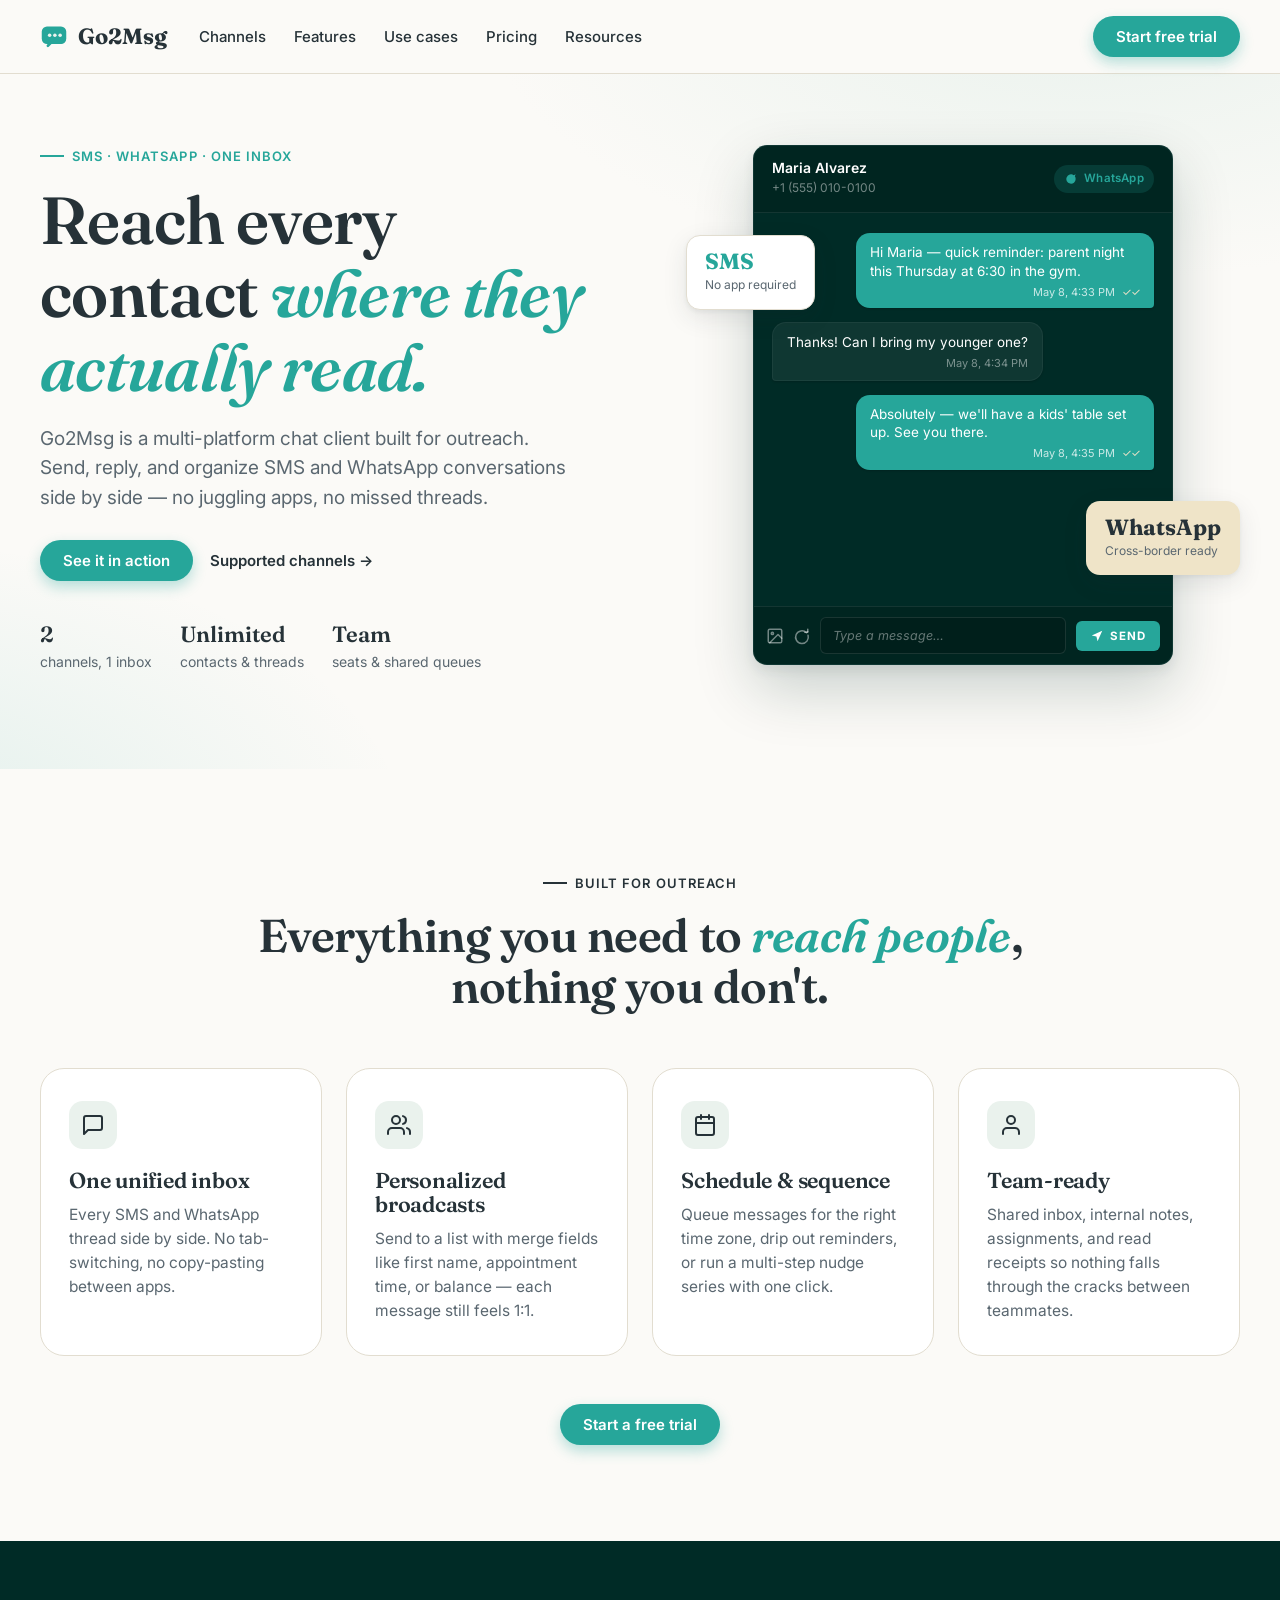
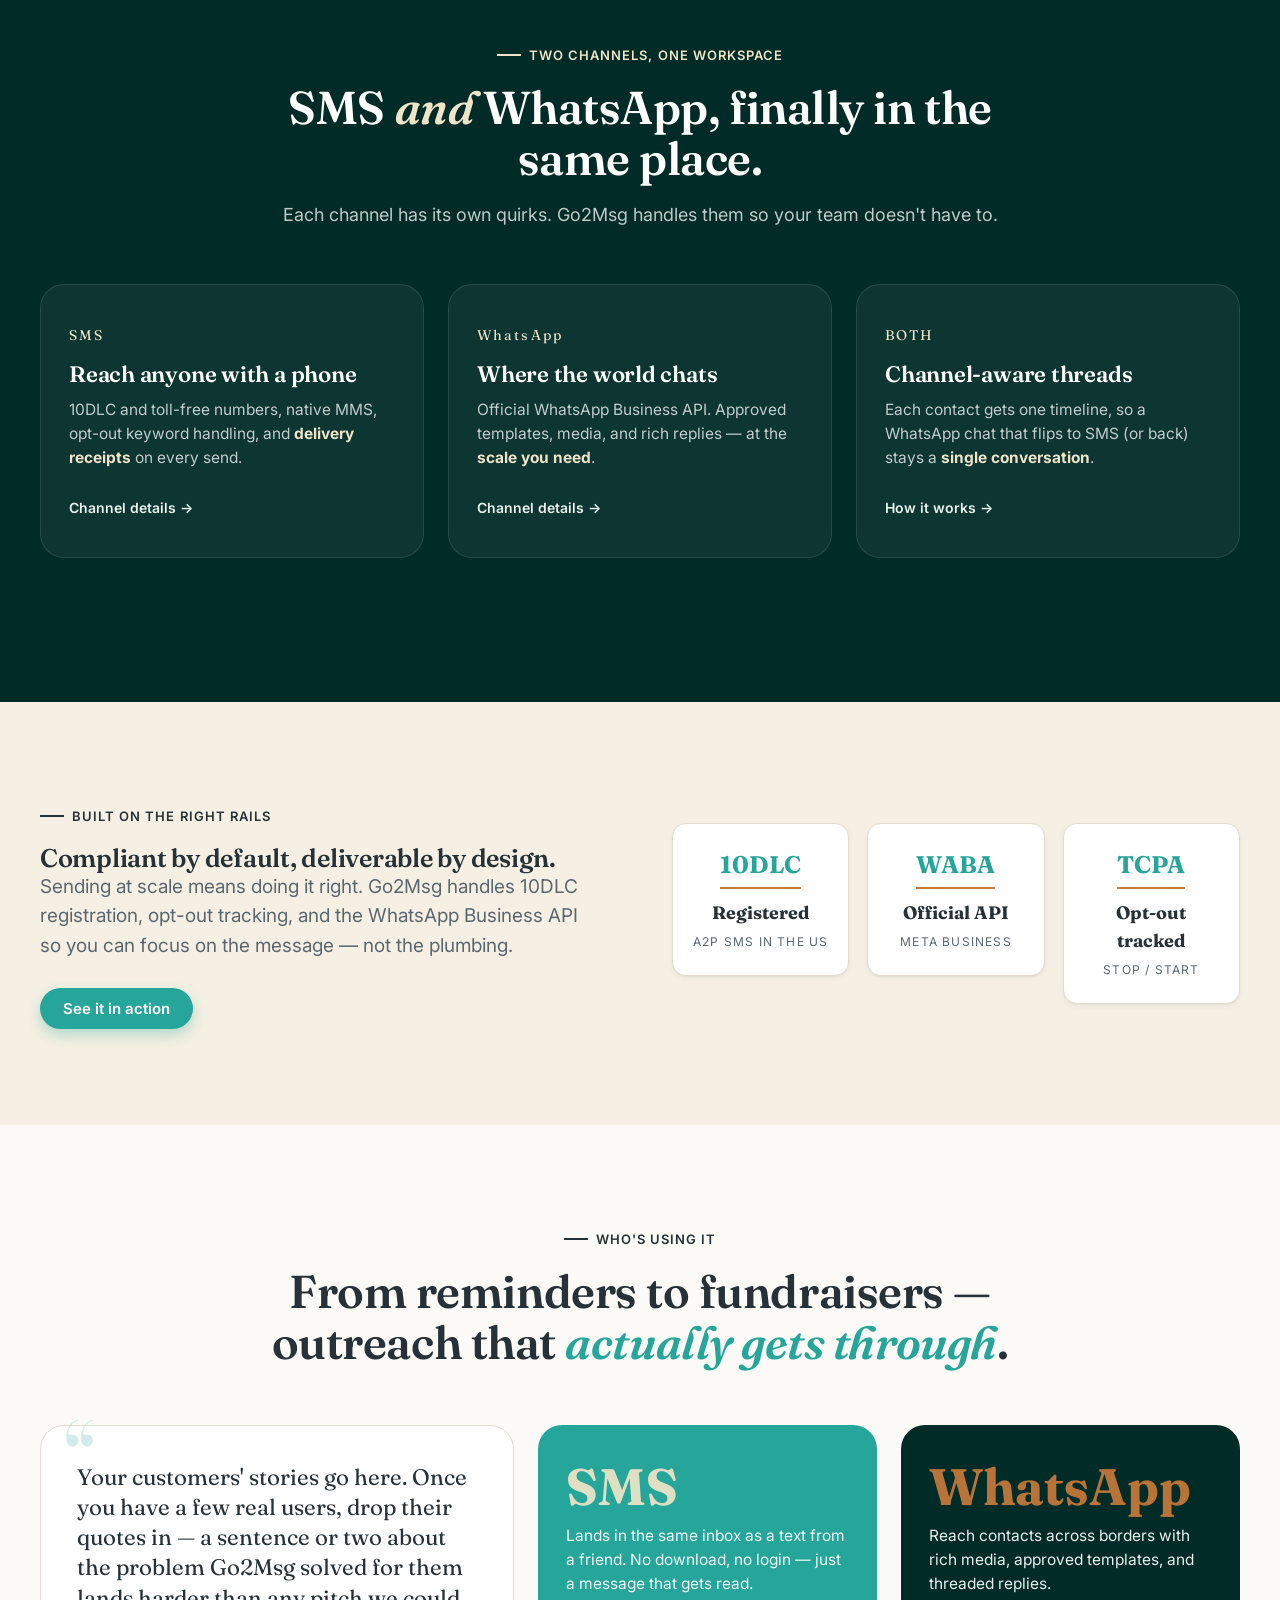
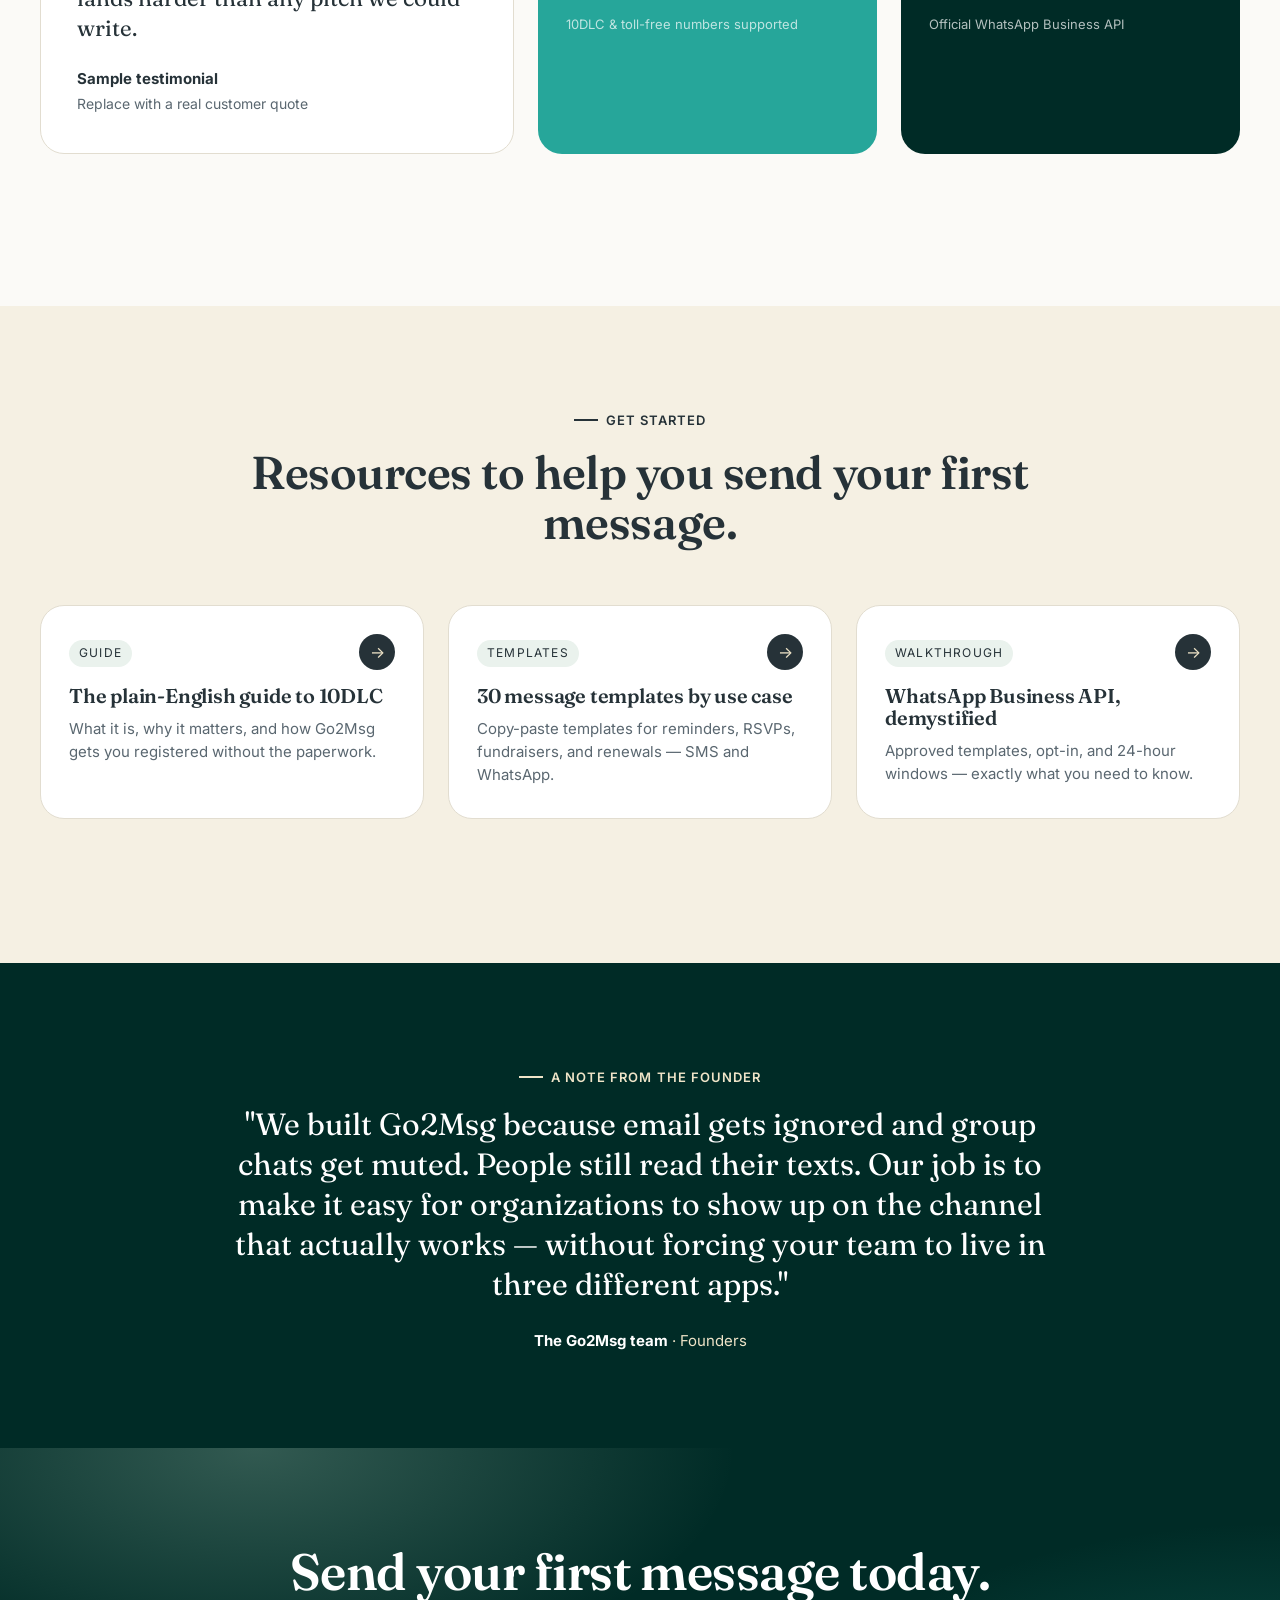
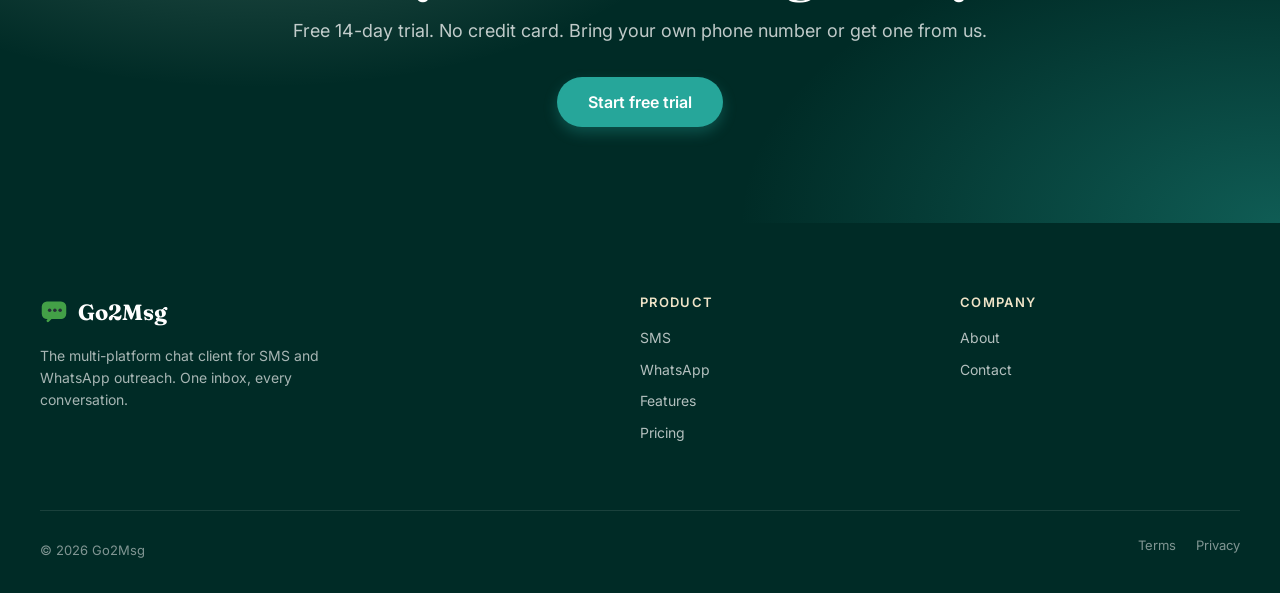
<file: index.html>
<!doctype html>
<html lang="en">
<head>
<meta charset="utf-8" />
<meta name="viewport" content="width=device-width,initial-scale=1" />
<title>Go2Msg — One inbox for SMS and WhatsApp outreach</title>
<meta name="description" content="Go2Msg is the multi-platform chat client for teams doing outreach over SMS and WhatsApp. Send, reply, and organize every conversation in one place." />
<link rel="preconnect" href="https://fonts.googleapis.com" />
<link rel="preconnect" href="https://fonts.gstatic.com" crossorigin />
<link href="https://fonts.googleapis.com/css2?family=Fraunces:opsz,wght@9..144,500;9..144,600;9..144,700&family=Inter:wght@400;500;600;700&display=swap" rel="stylesheet" />
<link rel="stylesheet" href="styles.css" />
</head>
<body>

<!-- ======================= HEADER ======================= -->
<header class="site-header">
  <div class="container header-row">
    <a href="#" class="brand" aria-label="Go2Msg home">
      <svg width="28" height="28" viewBox="0 0 32 32" aria-hidden="true">
        <rect x="2" y="4" width="28" height="20" rx="6" fill="var(--deep-crimson)"/>
        <path d="M9 26l4-4h11" fill="none" stroke="var(--deep-crimson)" stroke-width="3" stroke-linecap="round" stroke-linejoin="round"/>
        <circle cx="11" cy="14" r="2" fill="var(--tea-green-2)"/>
        <circle cx="17" cy="14" r="2" fill="var(--tea-green-2)"/>
        <circle cx="23" cy="14" r="2" fill="var(--tea-green-2)"/>
      </svg>
      <span>Go2Msg</span>
    </a>

    <nav class="primary-nav" aria-label="Primary">
      <ul>
        <li><a href="#channels">Channels</a></li>
        <li><a href="#features">Features</a></li>
        <li><a href="#use-cases">Use cases</a></li>
        <li><a href="#plans">Pricing</a></li>
        <li><a href="#resources">Resources</a></li>
      </ul>
    </nav>

    <div class="header-actions">
      <a class="btn btn-primary" href="#demo">Start free trial</a>
    </div>
  </div>
</header>

<!-- ======================= HERO ======================= -->
<section class="hero">
  <div class="container hero-grid">
    <div class="hero-copy">
      <p class="eyebrow">SMS · WhatsApp · One inbox</p>
      <h1>Reach every contact <em>where they actually read.</em></h1>
      <p class="lede">Go2Msg is a multi-platform chat client built for outreach. Send, reply, and organize SMS and WhatsApp conversations side by side — no juggling apps, no missed threads.</p>
      <div class="hero-cta">
        <a class="btn btn-primary" href="#demo">See it in action</a>
        <a class="btn btn-link" href="#channels">Supported channels →</a>
      </div>
      <ul class="hero-trust">
        <li><strong>2</strong> channels, 1 inbox</li>
        <li><strong>Unlimited</strong> contacts &amp; threads</li>
        <li><strong>Team</strong> seats &amp; shared queues</li>
      </ul>
    </div>

    <div class="hero-art" aria-hidden="true">
      <div class="chat-window">
        <div class="chat-header">
          <div class="chat-contact">
            <strong>Maria Alvarez</strong>
            <span>+1 (555) 010-0100</span>
          </div>
          <span class="channel-chip">
            <svg viewBox="0 0 24 24" width="14" height="14" fill="currentColor" aria-hidden="true"><path d="M20 12a8 8 0 1 1-3.3-6.4L20 4l-1.4 3.3A8 8 0 0 1 20 12z"/></svg>
            WhatsApp
          </span>
        </div>
        <div class="chat-body">
          <div class="msg msg-us">
            <p>Hi Maria — quick reminder: parent night this Thursday at 6:30 in the gym.</p>
            <span class="msg-meta">May 8, 4:33 PM <span class="check">✓✓</span></span>
          </div>
          <div class="msg msg-them">
            <p>Thanks! Can I bring my younger one?</p>
            <span class="msg-meta">May 8, 4:34 PM</span>
          </div>
          <div class="msg msg-us">
            <p>Absolutely — we'll have a kids' table set up. See you there.</p>
            <span class="msg-meta">May 8, 4:35 PM <span class="check">✓✓</span></span>
          </div>
        </div>
        <div class="chat-composer">
          <div class="composer-icons">
            <svg viewBox="0 0 24 24" width="18" height="18" fill="none" stroke="currentColor" stroke-width="2" stroke-linecap="round" stroke-linejoin="round" aria-hidden="true"><rect x="3" y="3" width="18" height="18" rx="2"/><circle cx="8.5" cy="8.5" r="1.5"/><path d="M21 15l-5-5L5 21"/></svg>
            <svg viewBox="0 0 24 24" width="18" height="18" fill="none" stroke="currentColor" stroke-width="2" stroke-linecap="round" stroke-linejoin="round" aria-hidden="true"><path d="M21.4 11.05a8.5 8.5 0 1 1-2.04-3.41L21 6"/><path d="M21 3v4h-4"/></svg>
          </div>
          <div class="composer-input">Type a message…</div>
          <button class="composer-send" type="button">
            <svg viewBox="0 0 24 24" width="14" height="14" fill="currentColor" aria-hidden="true"><path d="M3 11l18-8-8 18-2-8-8-2z"/></svg>
            SEND
          </button>
        </div>
      </div>
      <div class="float-card card-stat">
        <span class="stat-num">SMS</span>
        <span class="stat-label">No app required</span>
      </div>
      <div class="float-card card-stat alt">
        <span class="stat-num">WhatsApp</span>
        <span class="stat-label">Cross-border ready</span>
      </div>
    </div>
  </div>
</section>

<!-- ======================= SOLUTION OVERVIEW ======================= -->
<section class="section" id="features">
  <div class="container">
    <header class="section-head">
      <p class="eyebrow eyebrow-dark">Built for outreach</p>
      <h2>Everything you need to <em>reach people</em>, nothing you don't.</h2>
    </header>

    <div class="card-grid four">
      <article class="feature-card">
        <div class="icon-tile"><svg viewBox="0 0 24 24" width="24" height="24" fill="none" stroke="currentColor" stroke-width="2" stroke-linecap="round" stroke-linejoin="round"><path d="M21 15a2 2 0 0 1-2 2H7l-4 4V5a2 2 0 0 1 2-2h14a2 2 0 0 1 2 2z"/></svg></div>
        <h3>One unified inbox</h3>
        <p>Every SMS and WhatsApp thread side by side. No tab-switching, no copy-pasting between apps.</p>
      </article>

      <article class="feature-card">
        <div class="icon-tile"><svg viewBox="0 0 24 24" width="24" height="24" fill="none" stroke="currentColor" stroke-width="2" stroke-linecap="round" stroke-linejoin="round"><path d="M17 21v-2a4 4 0 0 0-4-4H5a4 4 0 0 0-4 4v2"/><circle cx="9" cy="7" r="4"/><path d="M23 21v-2a4 4 0 0 0-3-3.87"/><path d="M16 3.13a4 4 0 0 1 0 7.75"/></svg></div>
        <h3>Personalized broadcasts</h3>
        <p>Send to a list with merge fields like first name, appointment time, or balance — each message still feels 1:1.</p>
      </article>

      <article class="feature-card">
        <div class="icon-tile"><svg viewBox="0 0 24 24" width="24" height="24" fill="none" stroke="currentColor" stroke-width="2" stroke-linecap="round" stroke-linejoin="round"><rect x="3" y="4" width="18" height="18" rx="2"/><path d="M16 2v4M8 2v4M3 10h18"/></svg></div>
        <h3>Schedule &amp; sequence</h3>
        <p>Queue messages for the right time zone, drip out reminders, or run a multi-step nudge series with one click.</p>
      </article>

      <article class="feature-card">
        <div class="icon-tile"><svg viewBox="0 0 24 24" width="24" height="24" fill="none" stroke="currentColor" stroke-width="2" stroke-linecap="round" stroke-linejoin="round"><path d="M20 21v-2a4 4 0 0 0-4-4H8a4 4 0 0 0-4 4v2"/><circle cx="12" cy="7" r="4"/></svg></div>
        <h3>Team-ready</h3>
        <p>Shared inbox, internal notes, assignments, and read receipts so nothing falls through the cracks between teammates.</p>
      </article>
    </div>

    <div class="center"><a class="btn btn-primary" href="#demo">Start a free trial</a></div>
  </div>
</section>

<!-- ======================= CHANNELS ======================= -->
<section class="section section-dark" id="channels">
  <div class="container">
    <header class="section-head light">
      <p class="eyebrow eyebrow-light">Two channels, one workspace</p>
      <h2>SMS <em>and</em> WhatsApp, finally in the same place.</h2>
      <p class="section-sub">Each channel has its own quirks. Go2Msg handles them so your team doesn't have to.</p>
    </header>

    <div class="card-grid three">
      <article class="dark-card">
        <span class="dark-num">SMS</span>
        <h3>Reach anyone with a phone</h3>
        <p>10DLC and toll-free numbers, native MMS, opt-out keyword handling, and <strong>delivery receipts</strong> on every send.</p>
        <a class="dark-link" href="#">Channel details →</a>
      </article>
      <article class="dark-card">
        <span class="dark-num">WhatsApp</span>
        <h3>Where the world chats</h3>
        <p>Official WhatsApp Business API. Approved templates, media, and rich replies — at the <strong>scale you need</strong>.</p>
        <a class="dark-link" href="#">Channel details →</a>
      </article>
      <article class="dark-card">
        <span class="dark-num">BOTH</span>
        <h3>Channel-aware threads</h3>
        <p>Each contact gets one timeline, so a WhatsApp chat that flips to SMS (or back) stays a <strong>single conversation</strong>.</p>
        <a class="dark-link" href="#">How it works →</a>
      </article>
    </div>
  </div>
</section>

<!-- ======================= COMPLIANCE / TRUST ======================= -->
<section class="section section-soft">
  <div class="container proof-grid">
    <div>
      <p class="eyebrow eyebrow-dark">Built on the right rails</p>
      <h2>Compliant by default, deliverable by design.</h2>
      <p class="lede">Sending at scale means doing it right. Go2Msg handles 10DLC registration, opt-out tracking, and the WhatsApp Business API so you can focus on the message — not the plumbing.</p>
      <a class="btn btn-primary" href="#demo">See it in action</a>
    </div>
    <ul class="badges" aria-label="Compliance and infrastructure">
      <li><div class="badge"><span>10DLC</span><strong>Registered</strong><em>A2P SMS in the US</em></div></li>
      <li><div class="badge"><span>WABA</span><strong>Official API</strong><em>Meta Business</em></div></li>
      <li><div class="badge"><span>TCPA</span><strong>Opt-out tracked</strong><em>STOP / START</em></div></li>
    </ul>
  </div>
</section>

<!-- ======================= USE CASES ======================= -->
<section class="section" id="use-cases">
  <div class="container">
    <header class="section-head">
      <p class="eyebrow eyebrow-dark">Who's using it</p>
      <h2>From reminders to fundraisers — outreach that <em>actually gets through</em>.</h2>
    </header>

    <div class="quote-grid">
      <figure class="quote-feature">
        <blockquote>Your customers' stories go here. Once you have a few real users, drop their quotes in — a sentence or two about the problem Go2Msg solved for them lands harder than any pitch we could write.</blockquote>
        <figcaption>
          <strong>Sample testimonial</strong>
          <span>Replace with a real customer quote</span>
        </figcaption>
      </figure>

      <div class="stat-tile crimson">
        <p class="big">SMS</p>
        <p>Lands in the same inbox as a text from a friend. No download, no login — just a message that gets read.</p>
        <cite>10DLC &amp; toll-free numbers supported</cite>
      </div>

      <div class="stat-tile violet">
        <p class="big">WhatsApp</p>
        <p>Reach contacts across borders with rich media, approved templates, and threaded replies.</p>
        <cite>Official WhatsApp Business API</cite>
      </div>
    </div>

  </div>
</section>

<!-- ======================= RESOURCES ======================= -->
<section class="section section-soft" id="resources">
  <div class="container">
    <header class="section-head">
      <p class="eyebrow eyebrow-dark">Get started</p>
      <h2>Resources to help you send your first message.</h2>
    </header>

    <div class="card-grid three">
      <a class="resource-card" href="#">
        <span class="tag">Guide</span>
        <h3>The plain-English guide to 10DLC</h3>
        <p>What it is, why it matters, and how Go2Msg gets you registered without the paperwork.</p>
        <span class="arrow">→</span>
      </a>
      <a class="resource-card" href="#">
        <span class="tag">Templates</span>
        <h3>30 message templates by use case</h3>
        <p>Copy-paste templates for reminders, RSVPs, fundraisers, and renewals — SMS and WhatsApp.</p>
        <span class="arrow">→</span>
      </a>
      <a class="resource-card" href="#">
        <span class="tag">Walkthrough</span>
        <h3>WhatsApp Business API, demystified</h3>
        <p>Approved templates, opt-in, and 24-hour windows — exactly what you need to know.</p>
        <span class="arrow">→</span>
      </a>
    </div>
  </div>
</section>

<!-- ======================= FOUNDER NOTE ======================= -->
<section class="section section-dark">
  <div class="container ceo-grid">
    <div class="ceo-copy">
      <p class="eyebrow eyebrow-light">A note from the founder</p>
      <blockquote class="ceo-quote">"We built Go2Msg because email gets ignored and group chats get muted. People still read their texts. Our job is to make it easy for organizations to show up on the channel that actually works — without forcing your team to live in three different apps."</blockquote>
      <p class="ceo-attr"><strong>The Go2Msg team</strong> · Founders</p>
    </div>
  </div>
</section>

<!-- ======================= FINAL CTA ======================= -->
<section class="cta-band" id="demo">
  <div class="container cta-inner">
    <h2>Send your first message today.</h2>
    <p>Free 14-day trial. No credit card. Bring your own phone number or get one from us.</p>
    <a class="btn btn-primary btn-lg" href="#">Start free trial</a>
  </div>
</section>

<!-- ======================= FOOTER ======================= -->
<footer class="site-footer" id="plans">
  <div class="container footer-grid">
    <div class="footer-brand">
      <div class="brand">
        <svg width="28" height="28" viewBox="0 0 32 32" aria-hidden="true">
          <rect x="2" y="4" width="28" height="20" rx="6" fill="var(--tea-green)"/>
          <path d="M9 26l4-4h11" fill="none" stroke="var(--tea-green)" stroke-width="3" stroke-linecap="round" stroke-linejoin="round"/>
          <circle cx="11" cy="14" r="2" fill="var(--midnight-violet)"/>
          <circle cx="17" cy="14" r="2" fill="var(--midnight-violet)"/>
          <circle cx="23" cy="14" r="2" fill="var(--midnight-violet)"/>
        </svg>
        <span>Go2Msg</span>
      </div>
      <p>The multi-platform chat client for SMS and WhatsApp outreach. One inbox, every conversation.</p>
    </div>

    <div>
      <h5>Product</h5>
      <ul>
        <li><a href="#channels">SMS</a></li>
        <li><a href="#channels">WhatsApp</a></li>
        <li><a href="#features">Features</a></li>
        <li><a href="#plans">Pricing</a></li>
      </ul>
    </div>

    <div>
      <h5>Company</h5>
      <ul>
        <li><a href="#">About</a></li>
        <li><a href="#">Contact</a></li>
      </ul>
    </div>
  </div>

  <div class="container legal-row">
    <p>© 2026 Go2Msg</p>
    <ul>
      <li><a href="terms.html">Terms</a></li>
      <li><a href="privacy.html">Privacy</a></li>
    </ul>
  </div>
</footer>

</body>
</html>
</file>
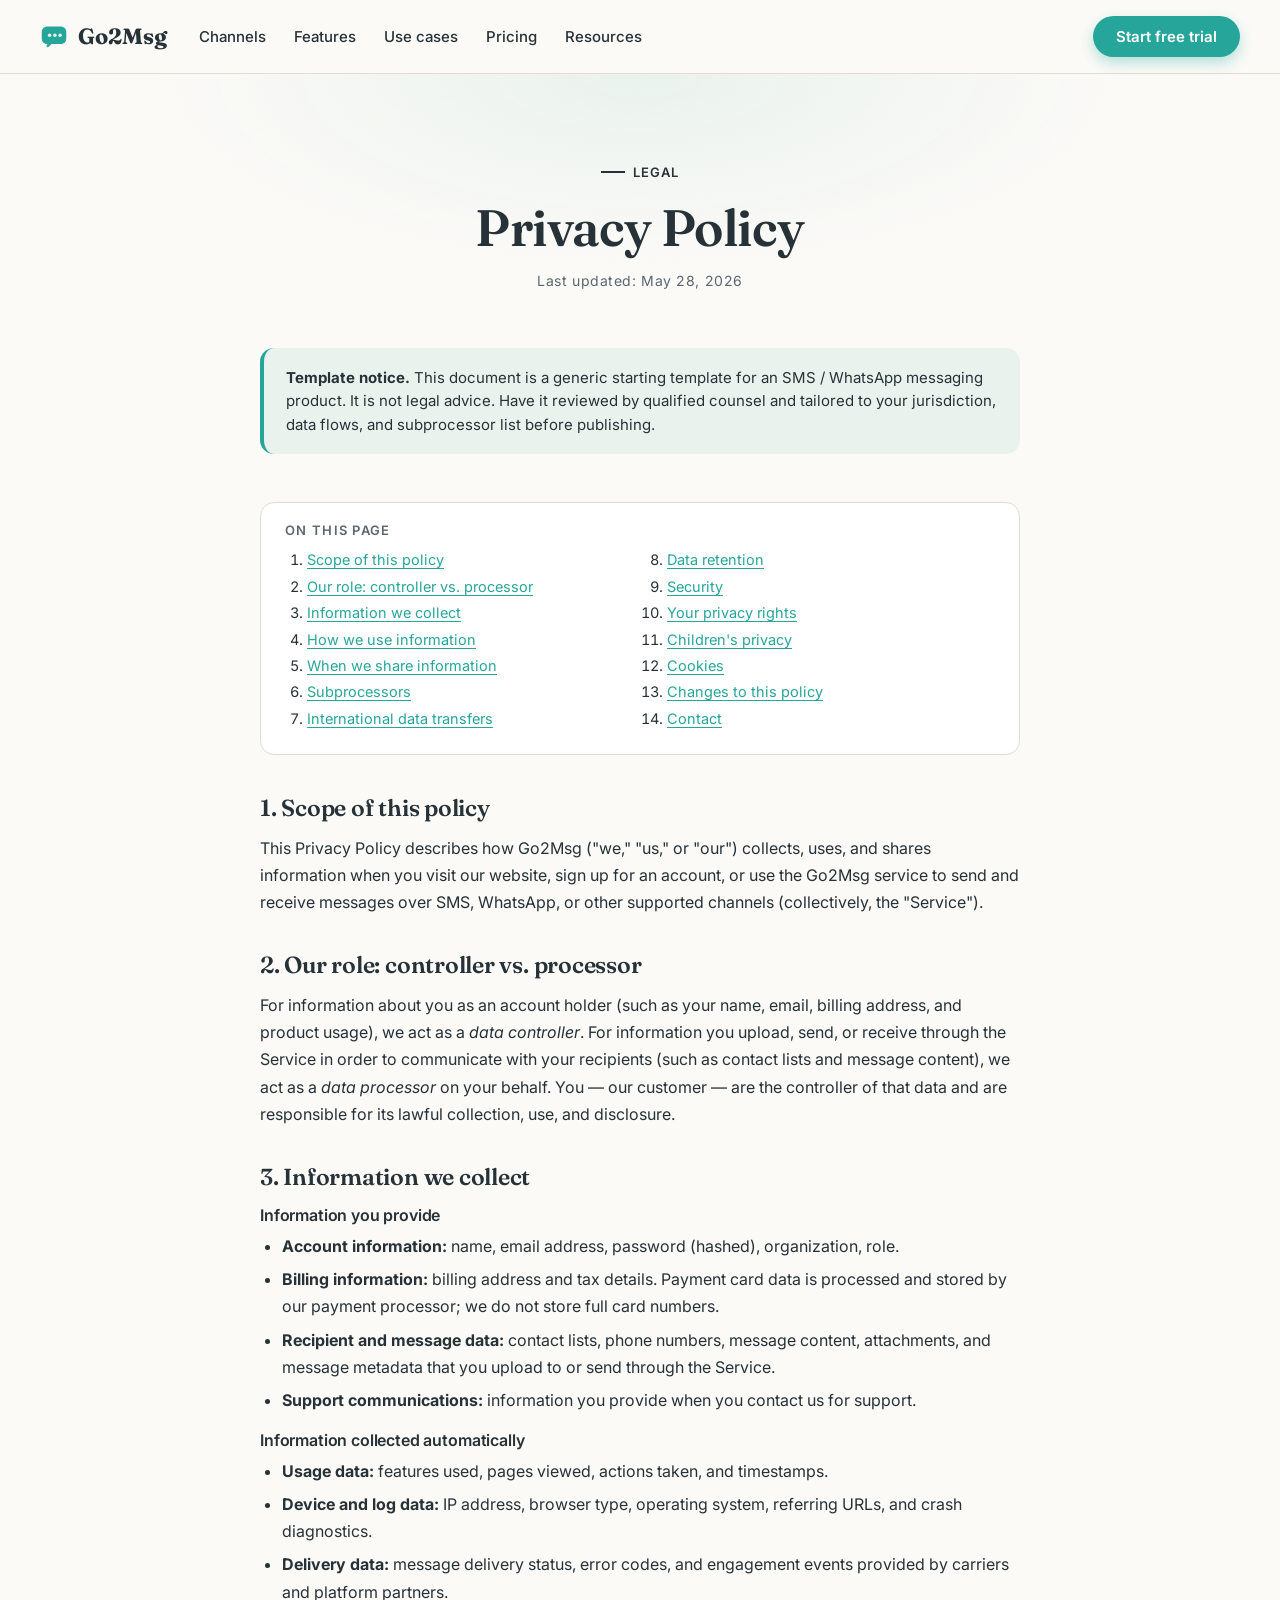
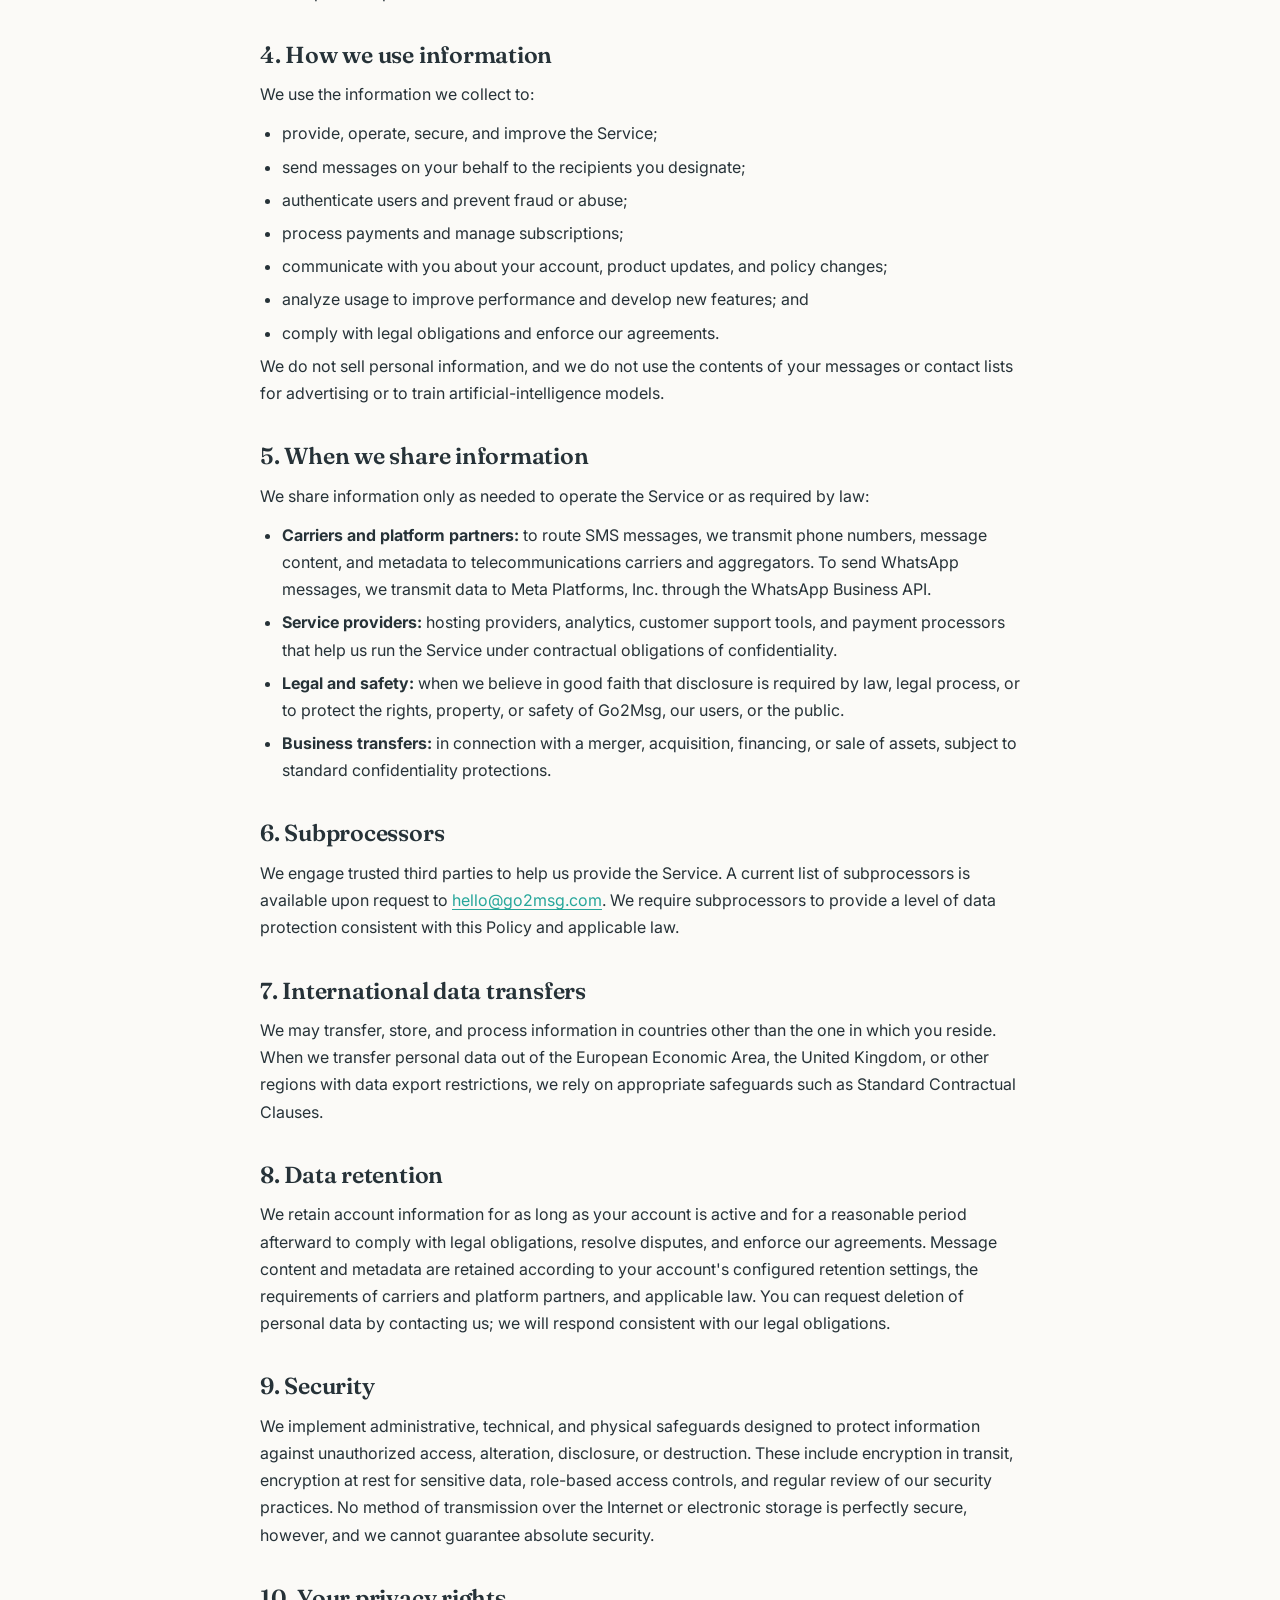
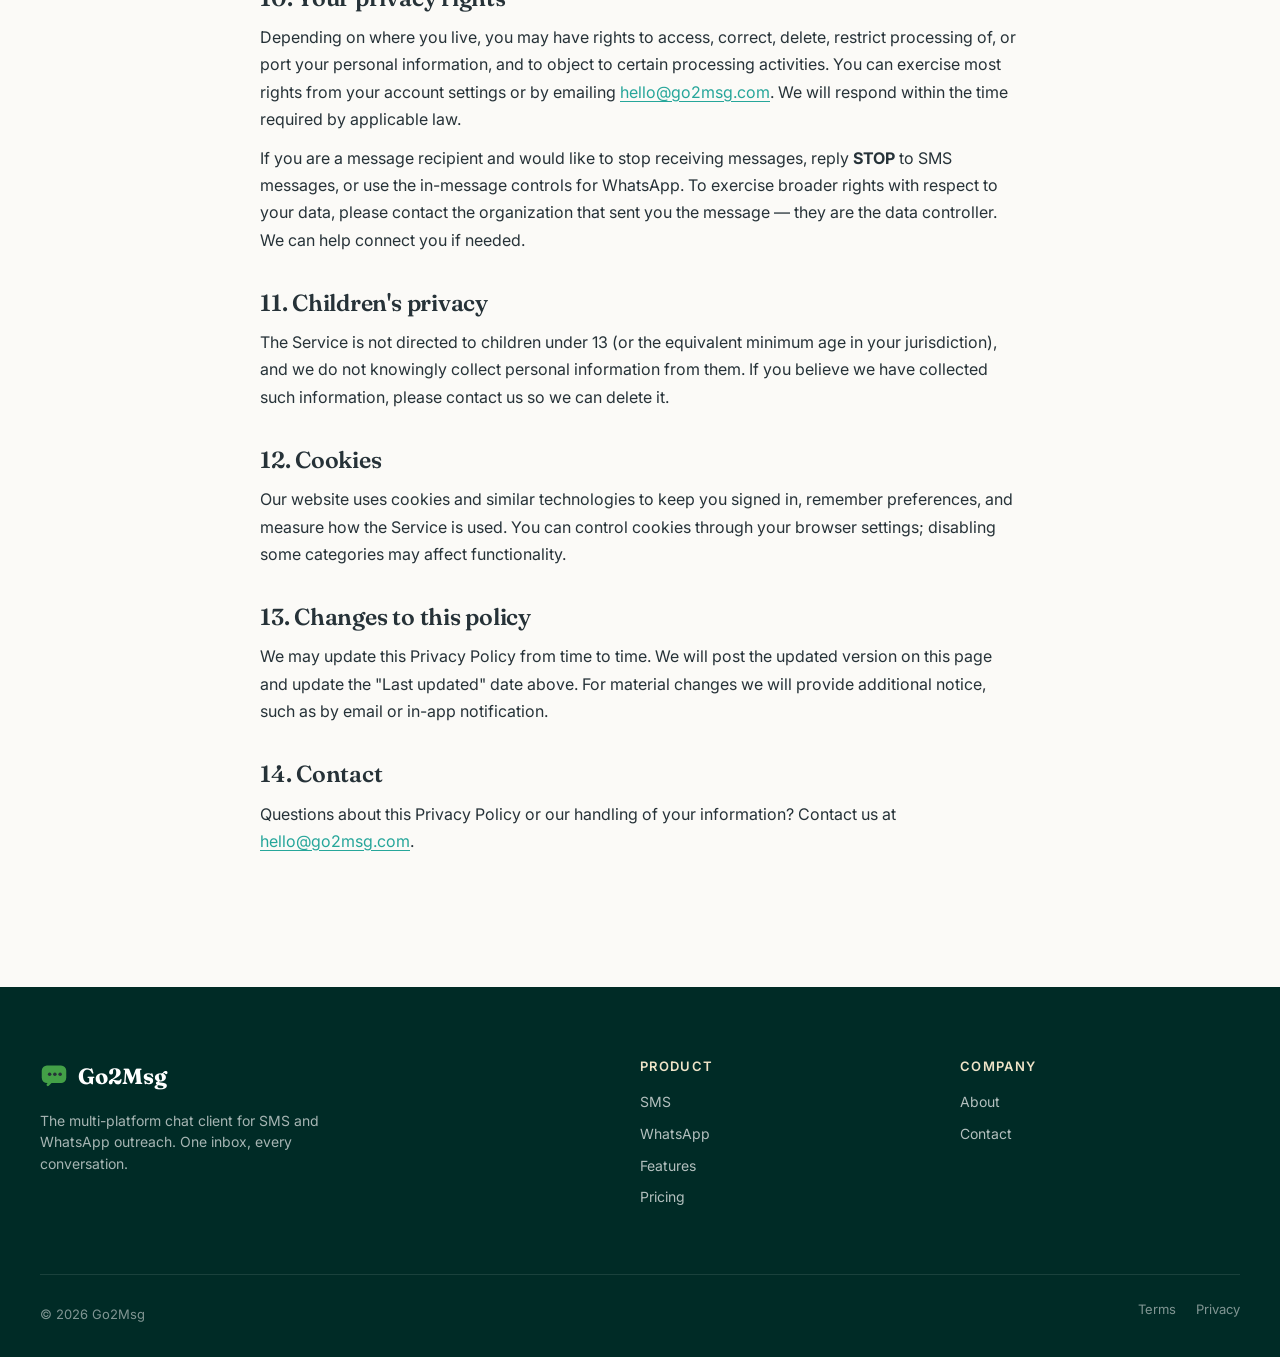
<file: privacy.html>
<!doctype html>
<html lang="en">
<head>
<meta charset="utf-8" />
<meta name="viewport" content="width=device-width,initial-scale=1" />
<title>Privacy Policy — Go2Msg</title>
<meta name="description" content="Privacy Policy for Go2Msg, the multi-platform chat client for SMS and WhatsApp outreach." />
<link rel="preconnect" href="https://fonts.googleapis.com" />
<link rel="preconnect" href="https://fonts.gstatic.com" crossorigin />
<link href="https://fonts.googleapis.com/css2?family=Fraunces:opsz,wght@9..144,500;9..144,600;9..144,700&family=Inter:wght@400;500;600;700&display=swap" rel="stylesheet" />
<link rel="stylesheet" href="styles.css" />
</head>
<body class="legal-page">

<!-- ======================= HEADER ======================= -->
<header class="site-header">
  <div class="container header-row">
    <a href="index.html" class="brand" aria-label="Go2Msg home">
      <svg width="28" height="28" viewBox="0 0 32 32" aria-hidden="true">
        <rect x="2" y="4" width="28" height="20" rx="6" fill="var(--deep-crimson)"/>
        <path d="M9 26l4-4h11" fill="none" stroke="var(--deep-crimson)" stroke-width="3" stroke-linecap="round" stroke-linejoin="round"/>
        <circle cx="11" cy="14" r="2" fill="var(--tea-green-2)"/>
        <circle cx="17" cy="14" r="2" fill="var(--tea-green-2)"/>
        <circle cx="23" cy="14" r="2" fill="var(--tea-green-2)"/>
      </svg>
      <span>Go2Msg</span>
    </a>

    <nav class="primary-nav" aria-label="Primary">
      <ul>
        <li><a href="index.html#channels">Channels</a></li>
        <li><a href="index.html#features">Features</a></li>
        <li><a href="index.html#use-cases">Use cases</a></li>
        <li><a href="index.html#plans">Pricing</a></li>
        <li><a href="index.html#resources">Resources</a></li>
      </ul>
    </nav>

    <div class="header-actions">
      <a class="btn btn-primary" href="index.html#demo">Start free trial</a>
    </div>
  </div>
</header>

<!-- ======================= LEGAL HERO ======================= -->
<section class="legal-hero">
  <div class="container">
    <p class="eyebrow eyebrow-dark">Legal</p>
    <h1>Privacy Policy</h1>
    <p class="legal-updated">Last updated: May 28, 2026</p>
  </div>
</section>

<!-- ======================= LEGAL BODY ======================= -->
<main class="legal-shell">

  <div class="legal-notice">
    <strong>Template notice.</strong> This document is a generic starting template for an SMS / WhatsApp messaging product. It is not legal advice. Have it reviewed by qualified counsel and tailored to your jurisdiction, data flows, and subprocessor list before publishing.
  </div>

  <nav class="legal-toc" aria-label="Table of contents">
    <h2>On this page</h2>
    <ol>
      <li><a href="#scope">Scope of this policy</a></li>
      <li><a href="#roles">Our role: controller vs. processor</a></li>
      <li><a href="#collect">Information we collect</a></li>
      <li><a href="#use">How we use information</a></li>
      <li><a href="#share">When we share information</a></li>
      <li><a href="#subprocessors">Subprocessors</a></li>
      <li><a href="#international">International data transfers</a></li>
      <li><a href="#retention">Data retention</a></li>
      <li><a href="#security">Security</a></li>
      <li><a href="#rights">Your privacy rights</a></li>
      <li><a href="#children">Children's privacy</a></li>
      <li><a href="#cookies">Cookies</a></li>
      <li><a href="#changes">Changes to this policy</a></li>
      <li><a href="#contact">Contact</a></li>
    </ol>
  </nav>

  <section id="scope">
    <h2>1. Scope of this policy</h2>
    <p>This Privacy Policy describes how Go2Msg ("we," "us," or "our") collects, uses, and shares information when you visit our website, sign up for an account, or use the Go2Msg service to send and receive messages over SMS, WhatsApp, or other supported channels (collectively, the "Service").</p>
  </section>

  <section id="roles">
    <h2>2. Our role: controller vs. processor</h2>
    <p>For information about you as an account holder (such as your name, email, billing address, and product usage), we act as a <em>data controller</em>. For information you upload, send, or receive through the Service in order to communicate with your recipients (such as contact lists and message content), we act as a <em>data processor</em> on your behalf. You — our customer — are the controller of that data and are responsible for its lawful collection, use, and disclosure.</p>
  </section>

  <section id="collect">
    <h2>3. Information we collect</h2>
    <h3>Information you provide</h3>
    <ul>
      <li><strong>Account information:</strong> name, email address, password (hashed), organization, role.</li>
      <li><strong>Billing information:</strong> billing address and tax details. Payment card data is processed and stored by our payment processor; we do not store full card numbers.</li>
      <li><strong>Recipient and message data:</strong> contact lists, phone numbers, message content, attachments, and message metadata that you upload to or send through the Service.</li>
      <li><strong>Support communications:</strong> information you provide when you contact us for support.</li>
    </ul>
    <h3>Information collected automatically</h3>
    <ul>
      <li><strong>Usage data:</strong> features used, pages viewed, actions taken, and timestamps.</li>
      <li><strong>Device and log data:</strong> IP address, browser type, operating system, referring URLs, and crash diagnostics.</li>
      <li><strong>Delivery data:</strong> message delivery status, error codes, and engagement events provided by carriers and platform partners.</li>
    </ul>
  </section>

  <section id="use">
    <h2>4. How we use information</h2>
    <p>We use the information we collect to:</p>
    <ul>
      <li>provide, operate, secure, and improve the Service;</li>
      <li>send messages on your behalf to the recipients you designate;</li>
      <li>authenticate users and prevent fraud or abuse;</li>
      <li>process payments and manage subscriptions;</li>
      <li>communicate with you about your account, product updates, and policy changes;</li>
      <li>analyze usage to improve performance and develop new features; and</li>
      <li>comply with legal obligations and enforce our agreements.</li>
    </ul>
    <p>We do not sell personal information, and we do not use the contents of your messages or contact lists for advertising or to train artificial-intelligence models.</p>
  </section>

  <section id="share">
    <h2>5. When we share information</h2>
    <p>We share information only as needed to operate the Service or as required by law:</p>
    <ul>
      <li><strong>Carriers and platform partners:</strong> to route SMS messages, we transmit phone numbers, message content, and metadata to telecommunications carriers and aggregators. To send WhatsApp messages, we transmit data to Meta Platforms, Inc. through the WhatsApp Business API.</li>
      <li><strong>Service providers:</strong> hosting providers, analytics, customer support tools, and payment processors that help us run the Service under contractual obligations of confidentiality.</li>
      <li><strong>Legal and safety:</strong> when we believe in good faith that disclosure is required by law, legal process, or to protect the rights, property, or safety of Go2Msg, our users, or the public.</li>
      <li><strong>Business transfers:</strong> in connection with a merger, acquisition, financing, or sale of assets, subject to standard confidentiality protections.</li>
    </ul>
  </section>

  <section id="subprocessors">
    <h2>6. Subprocessors</h2>
    <p>We engage trusted third parties to help us provide the Service. A current list of subprocessors is available upon request to <a href="mailto:hello@go2msg.com">hello@go2msg.com</a>. We require subprocessors to provide a level of data protection consistent with this Policy and applicable law.</p>
  </section>

  <section id="international">
    <h2>7. International data transfers</h2>
    <p>We may transfer, store, and process information in countries other than the one in which you reside. When we transfer personal data out of the European Economic Area, the United Kingdom, or other regions with data export restrictions, we rely on appropriate safeguards such as Standard Contractual Clauses.</p>
  </section>

  <section id="retention">
    <h2>8. Data retention</h2>
    <p>We retain account information for as long as your account is active and for a reasonable period afterward to comply with legal obligations, resolve disputes, and enforce our agreements. Message content and metadata are retained according to your account's configured retention settings, the requirements of carriers and platform partners, and applicable law. You can request deletion of personal data by contacting us; we will respond consistent with our legal obligations.</p>
  </section>

  <section id="security">
    <h2>9. Security</h2>
    <p>We implement administrative, technical, and physical safeguards designed to protect information against unauthorized access, alteration, disclosure, or destruction. These include encryption in transit, encryption at rest for sensitive data, role-based access controls, and regular review of our security practices. No method of transmission over the Internet or electronic storage is perfectly secure, however, and we cannot guarantee absolute security.</p>
  </section>

  <section id="rights">
    <h2>10. Your privacy rights</h2>
    <p>Depending on where you live, you may have rights to access, correct, delete, restrict processing of, or port your personal information, and to object to certain processing activities. You can exercise most rights from your account settings or by emailing <a href="mailto:hello@go2msg.com">hello@go2msg.com</a>. We will respond within the time required by applicable law.</p>
    <p>If you are a message recipient and would like to stop receiving messages, reply <strong>STOP</strong> to SMS messages, or use the in-message controls for WhatsApp. To exercise broader rights with respect to your data, please contact the organization that sent you the message — they are the data controller. We can help connect you if needed.</p>
  </section>

  <section id="children">
    <h2>11. Children's privacy</h2>
    <p>The Service is not directed to children under 13 (or the equivalent minimum age in your jurisdiction), and we do not knowingly collect personal information from them. If you believe we have collected such information, please contact us so we can delete it.</p>
  </section>

  <section id="cookies">
    <h2>12. Cookies</h2>
    <p>Our website uses cookies and similar technologies to keep you signed in, remember preferences, and measure how the Service is used. You can control cookies through your browser settings; disabling some categories may affect functionality.</p>
  </section>

  <section id="changes">
    <h2>13. Changes to this policy</h2>
    <p>We may update this Privacy Policy from time to time. We will post the updated version on this page and update the "Last updated" date above. For material changes we will provide additional notice, such as by email or in-app notification.</p>
  </section>

  <section id="contact">
    <h2>14. Contact</h2>
    <p>Questions about this Privacy Policy or our handling of your information? Contact us at <a href="mailto:hello@go2msg.com">hello@go2msg.com</a>.</p>
  </section>

</main>

<!-- ======================= FOOTER ======================= -->
<footer class="site-footer">
  <div class="container footer-grid">
    <div class="footer-brand">
      <a href="index.html" class="brand">
        <svg width="28" height="28" viewBox="0 0 32 32" aria-hidden="true">
          <rect x="2" y="4" width="28" height="20" rx="6" fill="var(--tea-green)"/>
          <path d="M9 26l4-4h11" fill="none" stroke="var(--tea-green)" stroke-width="3" stroke-linecap="round" stroke-linejoin="round"/>
          <circle cx="11" cy="14" r="2" fill="var(--midnight-violet)"/>
          <circle cx="17" cy="14" r="2" fill="var(--midnight-violet)"/>
          <circle cx="23" cy="14" r="2" fill="var(--midnight-violet)"/>
        </svg>
        <span>Go2Msg</span>
      </a>
      <p>The multi-platform chat client for SMS and WhatsApp outreach. One inbox, every conversation.</p>
    </div>

    <div>
      <h5>Product</h5>
      <ul>
        <li><a href="index.html#channels">SMS</a></li>
        <li><a href="index.html#channels">WhatsApp</a></li>
        <li><a href="index.html#features">Features</a></li>
        <li><a href="index.html#plans">Pricing</a></li>
      </ul>
    </div>

    <div>
      <h5>Company</h5>
      <ul>
        <li><a href="#">About</a></li>
        <li><a href="#">Contact</a></li>
      </ul>
    </div>
  </div>

  <div class="container legal-row">
    <p>© 2026 Go2Msg</p>
    <ul>
      <li><a href="terms.html">Terms</a></li>
      <li><a href="privacy.html">Privacy</a></li>
    </ul>
  </div>
</footer>

</body>
</html>
</file>
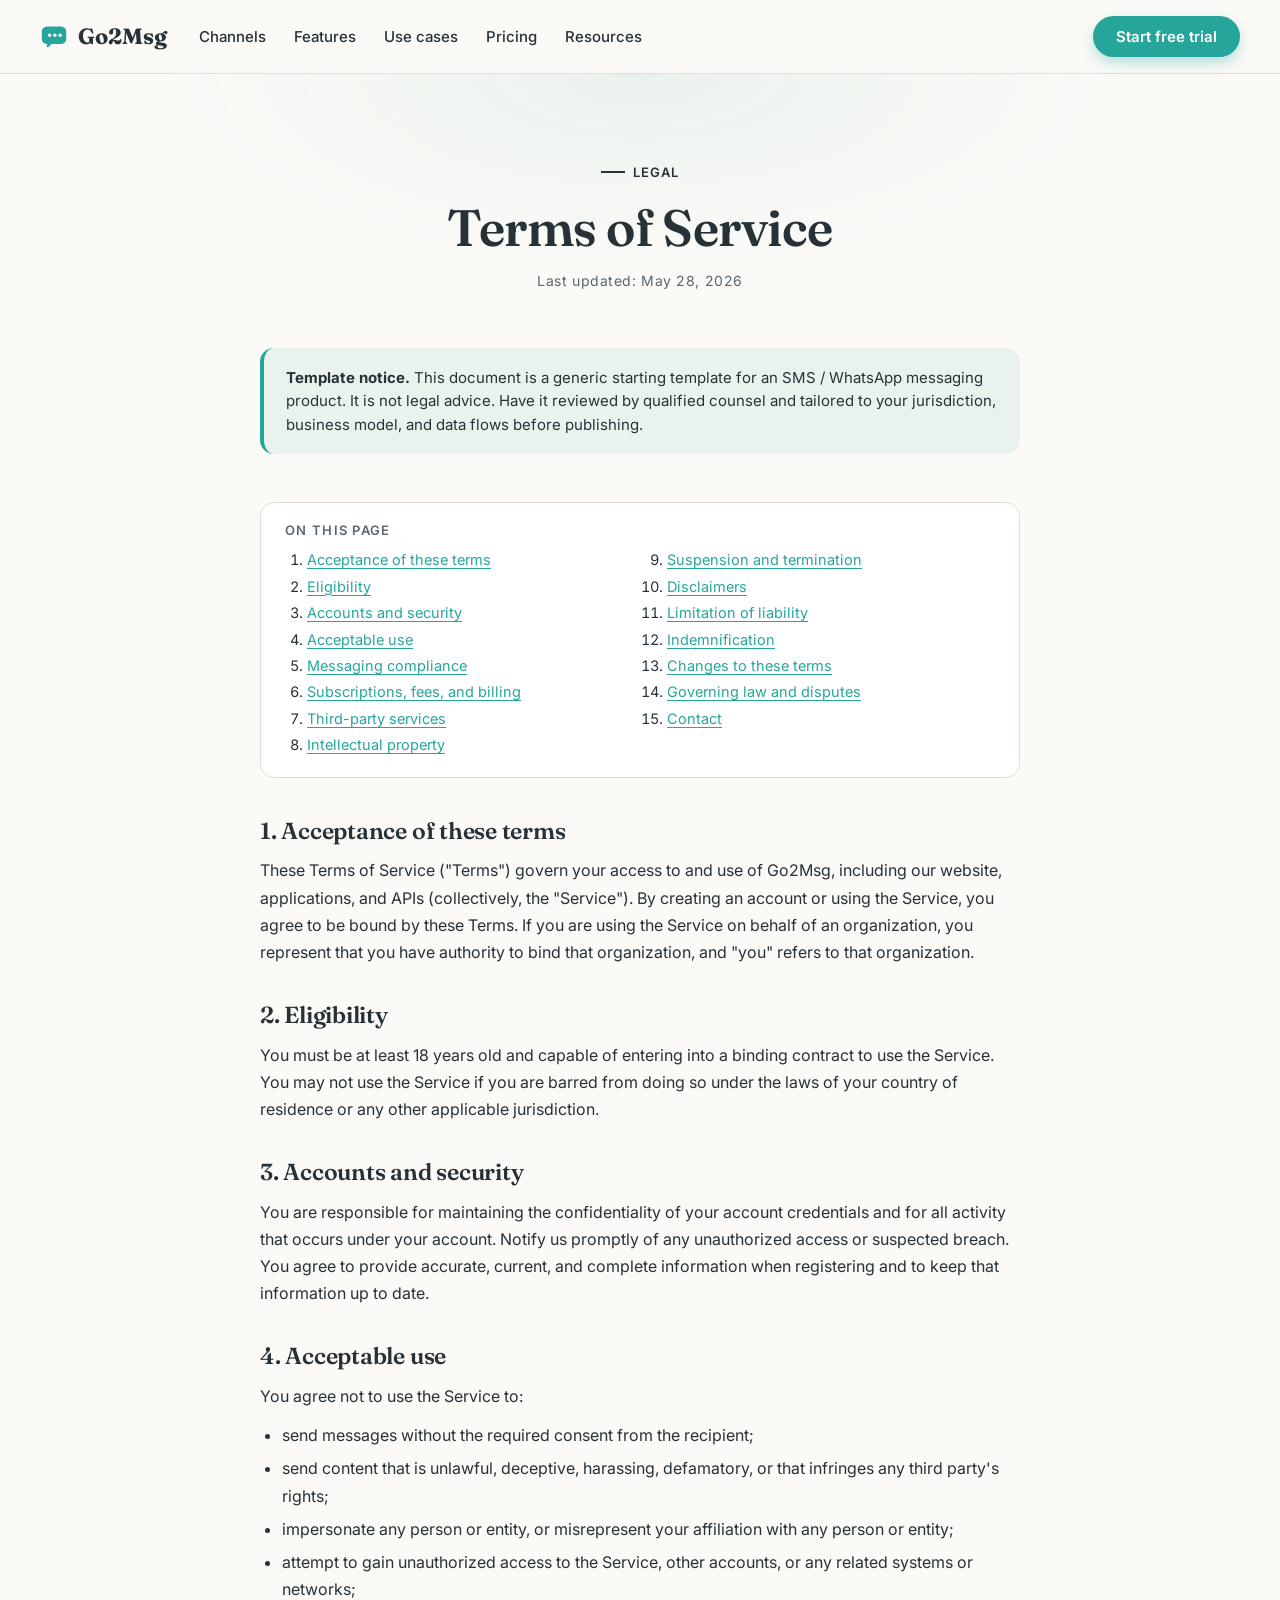
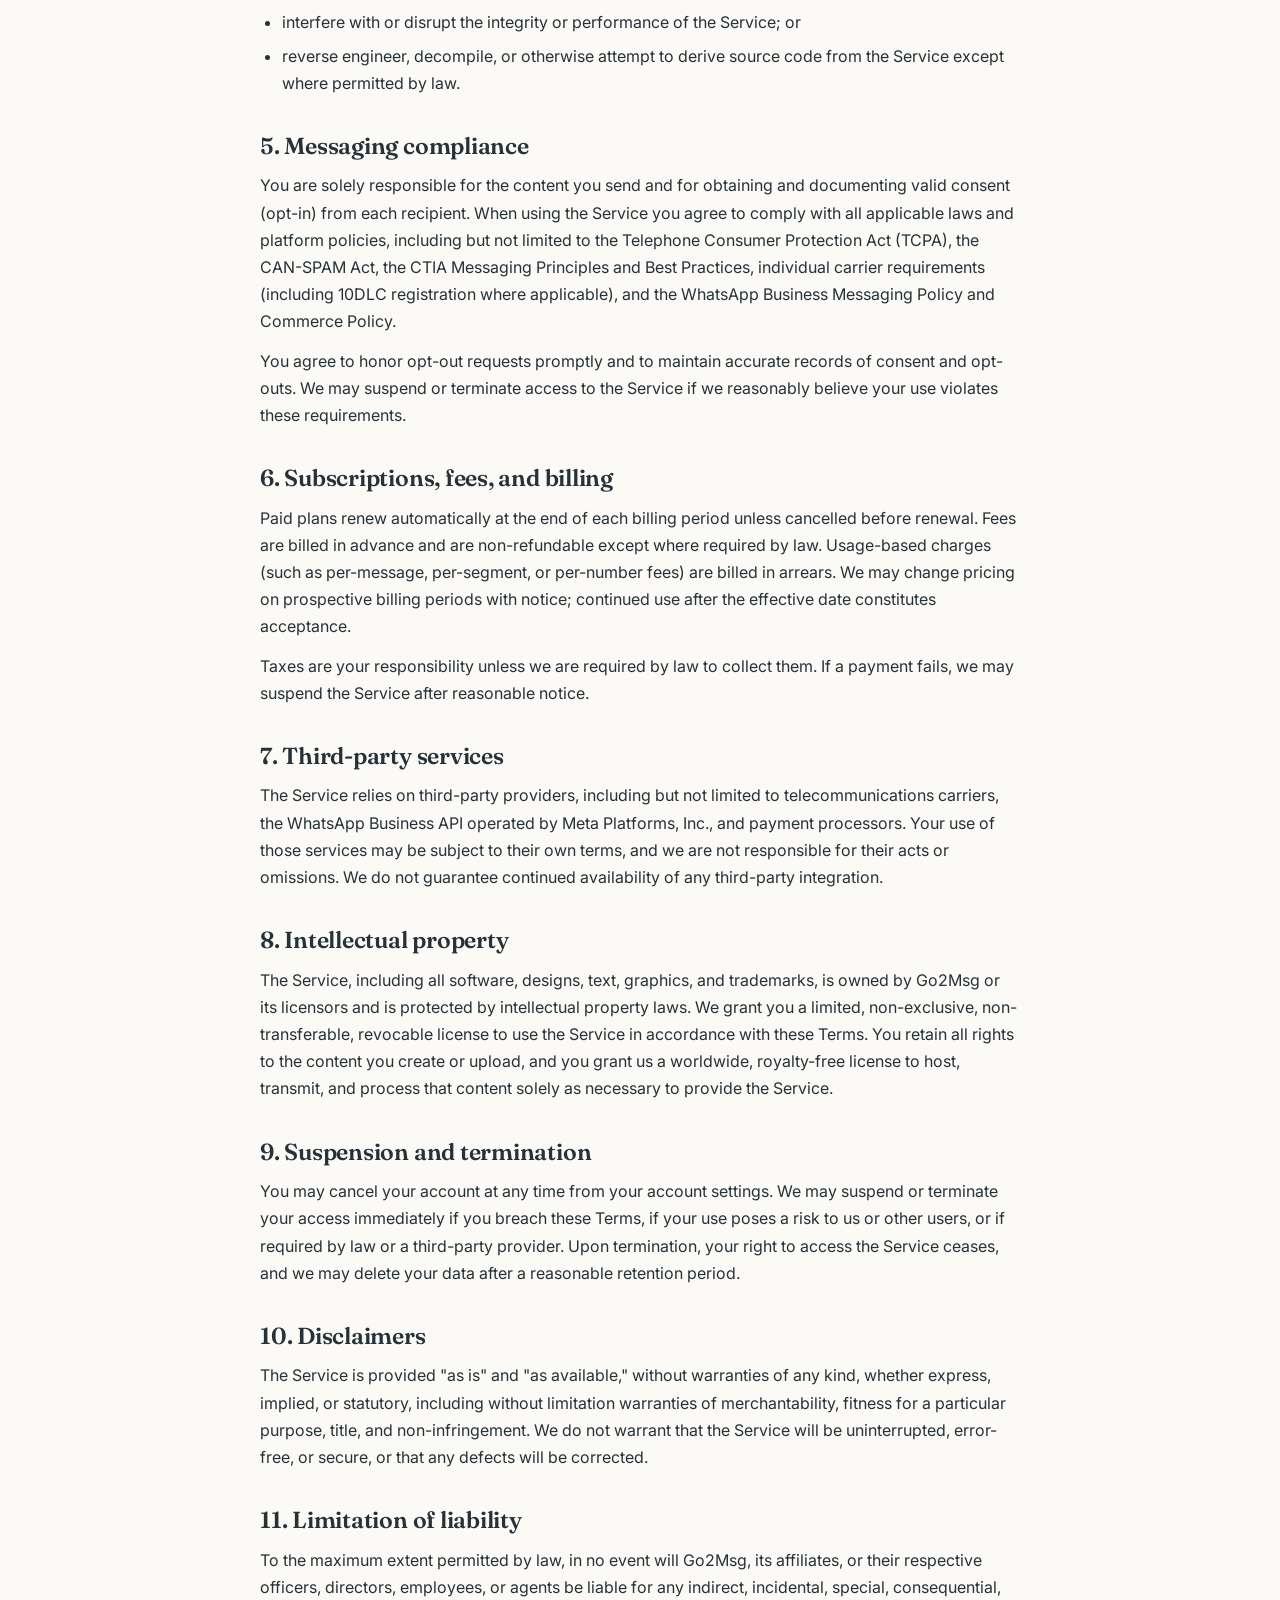
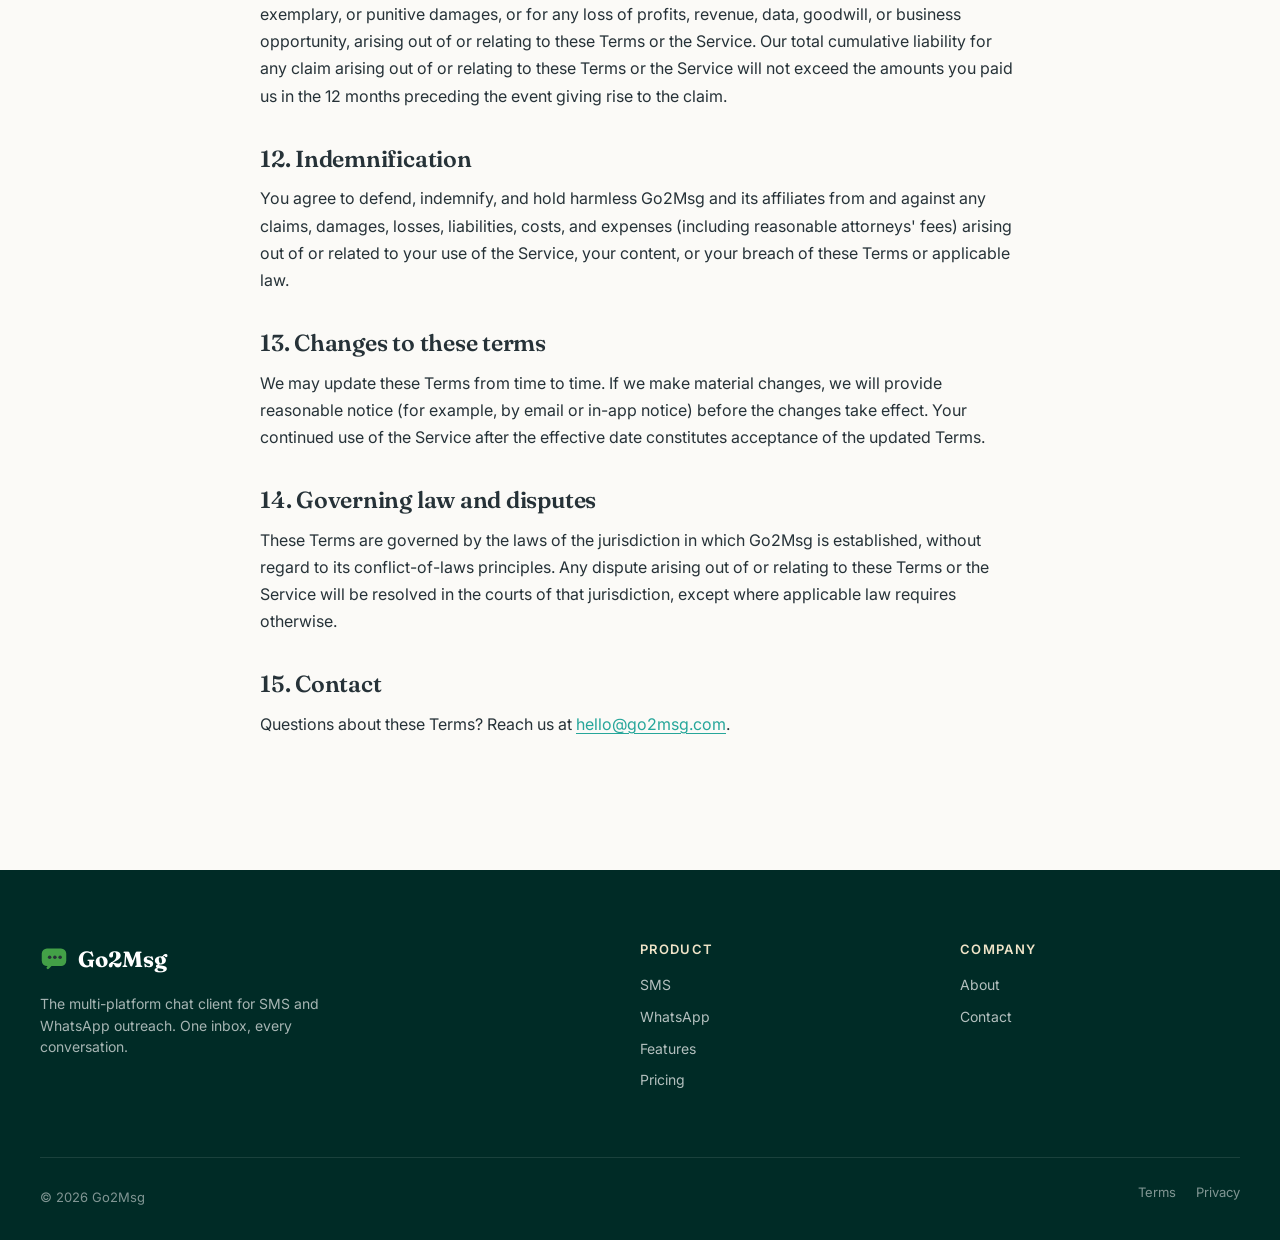
<file: terms.html>
<!doctype html>
<html lang="en">
<head>
<meta charset="utf-8" />
<meta name="viewport" content="width=device-width,initial-scale=1" />
<title>Terms of Service — Go2Msg</title>
<meta name="description" content="Terms of Service for Go2Msg, the multi-platform chat client for SMS and WhatsApp outreach." />
<link rel="preconnect" href="https://fonts.googleapis.com" />
<link rel="preconnect" href="https://fonts.gstatic.com" crossorigin />
<link href="https://fonts.googleapis.com/css2?family=Fraunces:opsz,wght@9..144,500;9..144,600;9..144,700&family=Inter:wght@400;500;600;700&display=swap" rel="stylesheet" />
<link rel="stylesheet" href="styles.css" />
</head>
<body class="legal-page">

<!-- ======================= HEADER ======================= -->
<header class="site-header">
  <div class="container header-row">
    <a href="index.html" class="brand" aria-label="Go2Msg home">
      <svg width="28" height="28" viewBox="0 0 32 32" aria-hidden="true">
        <rect x="2" y="4" width="28" height="20" rx="6" fill="var(--deep-crimson)"/>
        <path d="M9 26l4-4h11" fill="none" stroke="var(--deep-crimson)" stroke-width="3" stroke-linecap="round" stroke-linejoin="round"/>
        <circle cx="11" cy="14" r="2" fill="var(--tea-green-2)"/>
        <circle cx="17" cy="14" r="2" fill="var(--tea-green-2)"/>
        <circle cx="23" cy="14" r="2" fill="var(--tea-green-2)"/>
      </svg>
      <span>Go2Msg</span>
    </a>

    <nav class="primary-nav" aria-label="Primary">
      <ul>
        <li><a href="index.html#channels">Channels</a></li>
        <li><a href="index.html#features">Features</a></li>
        <li><a href="index.html#use-cases">Use cases</a></li>
        <li><a href="index.html#plans">Pricing</a></li>
        <li><a href="index.html#resources">Resources</a></li>
      </ul>
    </nav>

    <div class="header-actions">
      <a class="btn btn-primary" href="index.html#demo">Start free trial</a>
    </div>
  </div>
</header>

<!-- ======================= LEGAL HERO ======================= -->
<section class="legal-hero">
  <div class="container">
    <p class="eyebrow eyebrow-dark">Legal</p>
    <h1>Terms of Service</h1>
    <p class="legal-updated">Last updated: May 28, 2026</p>
  </div>
</section>

<!-- ======================= LEGAL BODY ======================= -->
<main class="legal-shell">

  <div class="legal-notice">
    <strong>Template notice.</strong> This document is a generic starting template for an SMS / WhatsApp messaging product. It is not legal advice. Have it reviewed by qualified counsel and tailored to your jurisdiction, business model, and data flows before publishing.
  </div>

  <nav class="legal-toc" aria-label="Table of contents">
    <h2>On this page</h2>
    <ol>
      <li><a href="#acceptance">Acceptance of these terms</a></li>
      <li><a href="#eligibility">Eligibility</a></li>
      <li><a href="#accounts">Accounts and security</a></li>
      <li><a href="#use">Acceptable use</a></li>
      <li><a href="#messaging">Messaging compliance</a></li>
      <li><a href="#fees">Subscriptions, fees, and billing</a></li>
      <li><a href="#third-parties">Third-party services</a></li>
      <li><a href="#ip">Intellectual property</a></li>
      <li><a href="#termination">Suspension and termination</a></li>
      <li><a href="#disclaimers">Disclaimers</a></li>
      <li><a href="#liability">Limitation of liability</a></li>
      <li><a href="#indemnity">Indemnification</a></li>
      <li><a href="#changes">Changes to these terms</a></li>
      <li><a href="#law">Governing law and disputes</a></li>
      <li><a href="#contact">Contact</a></li>
    </ol>
  </nav>

  <section id="acceptance">
    <h2>1. Acceptance of these terms</h2>
    <p>These Terms of Service ("Terms") govern your access to and use of Go2Msg, including our website, applications, and APIs (collectively, the "Service"). By creating an account or using the Service, you agree to be bound by these Terms. If you are using the Service on behalf of an organization, you represent that you have authority to bind that organization, and "you" refers to that organization.</p>
  </section>

  <section id="eligibility">
    <h2>2. Eligibility</h2>
    <p>You must be at least 18 years old and capable of entering into a binding contract to use the Service. You may not use the Service if you are barred from doing so under the laws of your country of residence or any other applicable jurisdiction.</p>
  </section>

  <section id="accounts">
    <h2>3. Accounts and security</h2>
    <p>You are responsible for maintaining the confidentiality of your account credentials and for all activity that occurs under your account. Notify us promptly of any unauthorized access or suspected breach. You agree to provide accurate, current, and complete information when registering and to keep that information up to date.</p>
  </section>

  <section id="use">
    <h2>4. Acceptable use</h2>
    <p>You agree not to use the Service to:</p>
    <ul>
      <li>send messages without the required consent from the recipient;</li>
      <li>send content that is unlawful, deceptive, harassing, defamatory, or that infringes any third party's rights;</li>
      <li>impersonate any person or entity, or misrepresent your affiliation with any person or entity;</li>
      <li>attempt to gain unauthorized access to the Service, other accounts, or any related systems or networks;</li>
      <li>interfere with or disrupt the integrity or performance of the Service; or</li>
      <li>reverse engineer, decompile, or otherwise attempt to derive source code from the Service except where permitted by law.</li>
    </ul>
  </section>

  <section id="messaging">
    <h2>5. Messaging compliance</h2>
    <p>You are solely responsible for the content you send and for obtaining and documenting valid consent (opt-in) from each recipient. When using the Service you agree to comply with all applicable laws and platform policies, including but not limited to the Telephone Consumer Protection Act (TCPA), the CAN-SPAM Act, the CTIA Messaging Principles and Best Practices, individual carrier requirements (including 10DLC registration where applicable), and the WhatsApp Business Messaging Policy and Commerce Policy.</p>
    <p>You agree to honor opt-out requests promptly and to maintain accurate records of consent and opt-outs. We may suspend or terminate access to the Service if we reasonably believe your use violates these requirements.</p>
  </section>

  <section id="fees">
    <h2>6. Subscriptions, fees, and billing</h2>
    <p>Paid plans renew automatically at the end of each billing period unless cancelled before renewal. Fees are billed in advance and are non-refundable except where required by law. Usage-based charges (such as per-message, per-segment, or per-number fees) are billed in arrears. We may change pricing on prospective billing periods with notice; continued use after the effective date constitutes acceptance.</p>
    <p>Taxes are your responsibility unless we are required by law to collect them. If a payment fails, we may suspend the Service after reasonable notice.</p>
  </section>

  <section id="third-parties">
    <h2>7. Third-party services</h2>
    <p>The Service relies on third-party providers, including but not limited to telecommunications carriers, the WhatsApp Business API operated by Meta Platforms, Inc., and payment processors. Your use of those services may be subject to their own terms, and we are not responsible for their acts or omissions. We do not guarantee continued availability of any third-party integration.</p>
  </section>

  <section id="ip">
    <h2>8. Intellectual property</h2>
    <p>The Service, including all software, designs, text, graphics, and trademarks, is owned by Go2Msg or its licensors and is protected by intellectual property laws. We grant you a limited, non-exclusive, non-transferable, revocable license to use the Service in accordance with these Terms. You retain all rights to the content you create or upload, and you grant us a worldwide, royalty-free license to host, transmit, and process that content solely as necessary to provide the Service.</p>
  </section>

  <section id="termination">
    <h2>9. Suspension and termination</h2>
    <p>You may cancel your account at any time from your account settings. We may suspend or terminate your access immediately if you breach these Terms, if your use poses a risk to us or other users, or if required by law or a third-party provider. Upon termination, your right to access the Service ceases, and we may delete your data after a reasonable retention period.</p>
  </section>

  <section id="disclaimers">
    <h2>10. Disclaimers</h2>
    <p>The Service is provided "as is" and "as available," without warranties of any kind, whether express, implied, or statutory, including without limitation warranties of merchantability, fitness for a particular purpose, title, and non-infringement. We do not warrant that the Service will be uninterrupted, error-free, or secure, or that any defects will be corrected.</p>
  </section>

  <section id="liability">
    <h2>11. Limitation of liability</h2>
    <p>To the maximum extent permitted by law, in no event will Go2Msg, its affiliates, or their respective officers, directors, employees, or agents be liable for any indirect, incidental, special, consequential, exemplary, or punitive damages, or for any loss of profits, revenue, data, goodwill, or business opportunity, arising out of or relating to these Terms or the Service. Our total cumulative liability for any claim arising out of or relating to these Terms or the Service will not exceed the amounts you paid us in the 12 months preceding the event giving rise to the claim.</p>
  </section>

  <section id="indemnity">
    <h2>12. Indemnification</h2>
    <p>You agree to defend, indemnify, and hold harmless Go2Msg and its affiliates from and against any claims, damages, losses, liabilities, costs, and expenses (including reasonable attorneys' fees) arising out of or related to your use of the Service, your content, or your breach of these Terms or applicable law.</p>
  </section>

  <section id="changes">
    <h2>13. Changes to these terms</h2>
    <p>We may update these Terms from time to time. If we make material changes, we will provide reasonable notice (for example, by email or in-app notice) before the changes take effect. Your continued use of the Service after the effective date constitutes acceptance of the updated Terms.</p>
  </section>

  <section id="law">
    <h2>14. Governing law and disputes</h2>
    <p>These Terms are governed by the laws of the jurisdiction in which Go2Msg is established, without regard to its conflict-of-laws principles. Any dispute arising out of or relating to these Terms or the Service will be resolved in the courts of that jurisdiction, except where applicable law requires otherwise.</p>
  </section>

  <section id="contact">
    <h2>15. Contact</h2>
    <p>Questions about these Terms? Reach us at <a href="mailto:hello@go2msg.com">hello@go2msg.com</a>.</p>
  </section>

</main>

<!-- ======================= FOOTER ======================= -->
<footer class="site-footer">
  <div class="container footer-grid">
    <div class="footer-brand">
      <a href="index.html" class="brand">
        <svg width="28" height="28" viewBox="0 0 32 32" aria-hidden="true">
          <rect x="2" y="4" width="28" height="20" rx="6" fill="var(--tea-green)"/>
          <path d="M9 26l4-4h11" fill="none" stroke="var(--tea-green)" stroke-width="3" stroke-linecap="round" stroke-linejoin="round"/>
          <circle cx="11" cy="14" r="2" fill="var(--midnight-violet)"/>
          <circle cx="17" cy="14" r="2" fill="var(--midnight-violet)"/>
          <circle cx="23" cy="14" r="2" fill="var(--midnight-violet)"/>
        </svg>
        <span>Go2Msg</span>
      </a>
      <p>The multi-platform chat client for SMS and WhatsApp outreach. One inbox, every conversation.</p>
    </div>

    <div>
      <h5>Product</h5>
      <ul>
        <li><a href="index.html#channels">SMS</a></li>
        <li><a href="index.html#channels">WhatsApp</a></li>
        <li><a href="index.html#features">Features</a></li>
        <li><a href="index.html#plans">Pricing</a></li>
      </ul>
    </div>

    <div>
      <h5>Company</h5>
      <ul>
        <li><a href="#">About</a></li>
        <li><a href="#">Contact</a></li>
      </ul>
    </div>
  </div>

  <div class="container legal-row">
    <p>© 2026 Go2Msg</p>
    <ul>
      <li><a href="terms.html">Terms</a></li>
      <li><a href="privacy.html">Privacy</a></li>
    </ul>
  </div>
</footer>

</body>
</html>
</file>
<file: styles.css>
/* ============================================================
   Go2Msg — palette
   ============================================================ */
:root {
  --deep-crimson:    #26a69a;   /* primary brand · teal */
  --midnight-violet: #263238;   /* dark heading/text · charcoal */
  --bg-deep:         #002b26;   /* dark section background · deep teal */
  --charcoal:        #5a6770;   /* muted body text · derived mid-gray */
  --tea-green:       #43a047;   /* secondary brand · green (use sparingly) */
  --tea-green-2:     #eaf2ed;   /* pastel · soft mint-tinted off-white */
  --cream:           #efe4c8;   /* warm cream · dark-section text accents */
  --amber:           #c87b3a;   /* warm pop · small highlights, complements teal */

  --ink:        #263238;
  --paper:      #fbfaf7;
  --paper-soft: #f5f0e3;   /* warm cream tint for soft sections */
  --line:       #e2ddd0;   /* warm-tinted divider */

  --shadow-sm: 0 1px 2px rgba(38,50,56,.06), 0 2px 6px rgba(38,50,56,.04);
  --shadow-md: 0 8px 24px rgba(38,50,56,.10), 0 2px 4px rgba(38,50,56,.06);
  --shadow-lg: 0 24px 60px rgba(0,43,38,.20), 0 6px 12px rgba(38,50,56,.08);

  --radius-sm: 8px;
  --radius:    14px;
  --radius-lg: 24px;
}

/* ============================================================
   Reset / base
   ============================================================ */
*, *::before, *::after { box-sizing: border-box; }
html { scroll-behavior: smooth; }
body {
  margin: 0;
  font-family: 'Inter', system-ui, -apple-system, Segoe UI, Roboto, sans-serif;
  font-size: 17px;
  line-height: 1.55;
  color: var(--ink);
  background: var(--paper);
  -webkit-font-smoothing: antialiased;
}
h1, h2, h3, h4, h5 {
  font-family: 'Fraunces', Georgia, serif;
  font-weight: 600;
  letter-spacing: -0.01em;
  line-height: 1.1;
  margin: 0;
}
h1 em, h2 em { font-style: italic; color: var(--deep-crimson); }
.section-dark h1 em, .section-dark h2 em { color: var(--cream); }
p { margin: 0; }
a { color: inherit; text-decoration: none; }
img { max-width: 100%; display: block; }
ul { list-style: none; padding: 0; margin: 0; }

.container {
  width: min(1200px, 100% - 48px);
  margin-inline: auto;
}

.center { text-align: center; }

/* ============================================================
   Buttons
   ============================================================ */
.btn {
  display: inline-flex;
  align-items: center;
  justify-content: center;
  gap: 8px;
  padding: 12px 22px;
  border-radius: 999px;
  font-weight: 600;
  font-size: 15px;
  line-height: 1;
  transition: transform .15s ease, background .15s ease, color .15s ease, box-shadow .15s ease;
  border: 1px solid transparent;
  cursor: pointer;
  white-space: nowrap;
}
.btn-primary {
  background: var(--deep-crimson);
  color: #fff;
  box-shadow: 0 6px 14px rgba(38,166,154,.32);
}
.btn-primary:hover { transform: translateY(-1px); box-shadow: 0 10px 22px rgba(38,166,154,.40); }
.btn-outline {
  border-color: var(--midnight-violet);
  color: var(--midnight-violet);
  background: transparent;
}
.btn-outline:hover { background: var(--midnight-violet); color: #fff; }
.btn-ghost {
  background: transparent;
  color: var(--midnight-violet);
}
.btn-ghost:hover { background: rgba(38,50,56,.07); }
.btn-link {
  padding: 12px 4px;
  color: var(--midnight-violet);
  background: transparent;
  border-radius: 0;
}
.btn-link:hover { color: var(--deep-crimson); }
.btn-lg { padding: 16px 30px; font-size: 16px; }

/* ============================================================
   Header
   ============================================================ */
.site-header {
  position: sticky;
  top: 0;
  z-index: 50;
  background: rgba(251,250,247,.92);
  backdrop-filter: blur(12px);
  border-bottom: 1px solid var(--line);
}
.header-row {
  display: flex;
  align-items: center;
  gap: 32px;
  padding: 16px 0;
}
.brand {
  display: inline-flex;
  align-items: center;
  gap: 10px;
  font-family: 'Fraunces', Georgia, serif;
  font-weight: 700;
  font-size: 22px;
  color: var(--midnight-violet);
}
.primary-nav { flex: 1; }
.primary-nav ul {
  display: flex;
  gap: 28px;
}
.primary-nav a {
  font-size: 15px;
  font-weight: 500;
  color: var(--midnight-violet);
}
.primary-nav a:hover { color: var(--deep-crimson); }
.header-actions {
  display: flex;
  align-items: center;
  gap: 12px;
}
.header-actions .phone {
  font-size: 14px;
  color: var(--charcoal);
  font-weight: 500;
}
.header-actions .phone:hover { color: var(--deep-crimson); }

/* ============================================================
   Hero
   ============================================================ */
.hero {
  position: relative;
  padding: 64px 0 96px;
  background:
    radial-gradient(1100px 500px at 85% -10%, var(--tea-green-2) 0%, transparent 55%),
    radial-gradient(900px 500px at -10% 110%, rgba(38,166,154,.12) 0%, transparent 60%),
    var(--paper);
  overflow: hidden;
}
.hero-grid {
  display: grid;
  grid-template-columns: 1.05fr 1fr;
  gap: 64px;
  align-items: center;
}
.eyebrow {
  display: inline-flex;
  align-items: center;
  gap: 8px;
  font-size: 13px;
  font-weight: 600;
  letter-spacing: .08em;
  text-transform: uppercase;
  color: var(--deep-crimson);
  margin-bottom: 18px;
}
.eyebrow::before {
  content: "";
  width: 24px; height: 2px;
  background: var(--deep-crimson);
}
.eyebrow-dark { color: var(--midnight-violet); }
.eyebrow-dark::before { background: var(--midnight-violet); }
.eyebrow-light { color: var(--cream); }
.eyebrow-light::before { background: var(--cream); }

.hero h1 {
  font-size: clamp(2.4rem, 5.2vw, 4.4rem);
  margin-bottom: 20px;
}
.lede {
  font-size: 19px;
  color: var(--charcoal);
  max-width: 540px;
  margin-bottom: 28px;
}
.hero-cta {
  display: flex;
  flex-wrap: wrap;
  gap: 12px;
  margin-bottom: 36px;
}
.hero-trust {
  display: flex;
  gap: 28px;
  flex-wrap: wrap;
  color: var(--charcoal);
  font-size: 14px;
}
.hero-trust strong {
  display: block;
  color: var(--midnight-violet);
  font-family: 'Fraunces', Georgia, serif;
  font-size: 22px;
  font-weight: 600;
}

/* Hero artwork: phone mockup + floating stat cards */
.hero-art {
  position: relative;
  height: 520px;
}
/* Hero artwork: chat-window mock matching the real product UI */
.chat-window {
  position: absolute;
  inset: 0;
  margin: auto;
  width: 100%;
  max-width: 420px;
  height: 100%;
  background: var(--bg-deep);
  border: 1px solid rgba(255,255,255,.06);
  border-radius: 14px;
  box-shadow: var(--shadow-lg);
  display: flex;
  flex-direction: column;
  overflow: hidden;
  color: rgba(255,255,255,.92);
  font-size: 13.5px;
}
.chat-header {
  display: flex;
  align-items: center;
  justify-content: space-between;
  gap: 12px;
  padding: 14px 18px;
  border-bottom: 1px solid rgba(255,255,255,.08);
  background: rgba(0,0,0,.15);
}
.chat-contact strong {
  display: block;
  color: #fff;
  font-family: 'Inter', sans-serif;
  font-weight: 600;
  font-size: 14px;
  line-height: 1.2;
}
.chat-contact span {
  font-size: 12px;
  color: rgba(255,255,255,.45);
}
.channel-chip {
  display: inline-flex;
  align-items: center;
  gap: 6px;
  padding: 5px 10px;
  border-radius: 999px;
  background: rgba(38,166,154,.18);
  color: var(--deep-crimson);
  font-size: 11.5px;
  font-weight: 600;
  letter-spacing: .02em;
}
.chat-body {
  flex: 1;
  display: flex;
  flex-direction: column;
  gap: 14px;
  padding: 20px 18px;
  overflow: hidden;
}
.msg {
  max-width: 78%;
  padding: 10px 14px 8px;
  border-radius: 14px;
  line-height: 1.4;
  box-shadow: 0 1px 2px rgba(0,0,0,.18);
}
.msg p { margin: 0 0 4px; font-size: 13.5px; }
.msg-them {
  align-self: flex-start;
  background: rgba(255,255,255,.06);
  border: 1px solid rgba(255,255,255,.05);
  color: #fff;
  border-bottom-left-radius: 4px;
}
.msg-us {
  align-self: flex-end;
  background: var(--deep-crimson);
  color: #fff;
  border-bottom-right-radius: 4px;
}
.msg-meta {
  display: block;
  font-size: 11px;
  color: rgba(255,255,255,.55);
  text-align: right;
}
.msg-them .msg-meta { color: rgba(255,255,255,.45); }
.msg-us   .msg-meta { color: rgba(255,255,255,.75); }
.msg-meta .check { letter-spacing: -1px; margin-left: 4px; color: var(--cream); }
.chat-composer {
  display: flex;
  align-items: center;
  gap: 10px;
  padding: 10px 12px;
  border-top: 1px solid rgba(255,255,255,.08);
  background: rgba(0,0,0,.15);
}
.composer-icons {
  display: inline-flex;
  gap: 8px;
  color: rgba(255,255,255,.45);
}
.composer-input {
  flex: 1;
  padding: 8px 12px;
  border: 1px solid rgba(255,255,255,.10);
  border-radius: 6px;
  background: rgba(0,0,0,.15);
  color: rgba(255,255,255,.4);
  font-size: 12.5px;
  font-style: italic;
}
.composer-send {
  display: inline-flex;
  align-items: center;
  gap: 6px;
  padding: 8px 14px;
  border: 0;
  border-radius: 6px;
  background: var(--deep-crimson);
  color: #fff;
  font-family: 'Inter', sans-serif;
  font-size: 11.5px;
  font-weight: 700;
  letter-spacing: .08em;
  cursor: pointer;
}
.composer-send:hover { background: #1e8d83; }

.float-card {
  position: absolute;
  background: #fff;
  border-radius: var(--radius);
  padding: 14px 18px;
  box-shadow: var(--shadow-md);
  border: 1px solid var(--line);
}
.card-stat { top: 90px; left: 0; }
.card-stat.alt { top: auto; bottom: 90px; right: 0; left: auto; background: var(--cream); border-color: transparent; }
.stat-num {
  display: block;
  font-family: 'Fraunces', Georgia, serif;
  font-size: 22px;
  font-weight: 700;
  color: var(--deep-crimson);
  line-height: 1;
}
.card-stat.alt .stat-num { color: var(--midnight-violet); }
.stat-label {
  font-size: 12px;
  color: var(--charcoal);
  display: block;
  margin-top: 4px;
}

/* ============================================================
   Generic sections
   ============================================================ */
.section { padding: 96px 0; }
.section-soft { background: var(--paper-soft); }
.section-dark {
  background: var(--bg-deep);
  color: #efe9da;
}
.section-dark .section-head h2,
.section-dark .section-sub { color: #fff; }
.section-head {
  max-width: 820px;
  margin: 0 auto 56px;
  text-align: center;
}
.section-head h2 {
  font-size: clamp(2rem, 3.6vw, 3rem);
  margin-bottom: 16px;
}
.section-head.light h2 { color: #fff; }
.section-sub {
  font-size: 18px;
  color: var(--charcoal);
}
.section-dark .section-sub { color: rgba(255,255,255,.75); }

/* ============================================================
   Card grids
   ============================================================ */
.card-grid {
  display: grid;
  gap: 24px;
  margin-bottom: 48px;
}
.card-grid.four  { grid-template-columns: repeat(4, 1fr); }
.card-grid.three { grid-template-columns: repeat(3, 1fr); }

.feature-card {
  background: #fff;
  border: 1px solid var(--line);
  border-radius: var(--radius-lg);
  padding: 32px 28px;
  transition: transform .2s ease, box-shadow .2s ease, border-color .2s ease;
}
.feature-card:hover {
  transform: translateY(-4px);
  box-shadow: var(--shadow-md);
  border-color: transparent;
}
.icon-tile {
  width: 48px; height: 48px;
  border-radius: 14px;
  background: var(--tea-green-2);
  color: var(--midnight-violet);
  display: grid; place-items: center;
  margin-bottom: 20px;
}
.feature-card h3 {
  font-size: 1.35rem;
  margin-bottom: 10px;
}
.feature-card p {
  color: var(--charcoal);
  font-size: 15.5px;
}

/* Dark cards (AI Employee) */
.dark-card {
  background: rgba(255,255,255,.05);
  border: 1px solid rgba(255,255,255,.10);
  border-radius: var(--radius-lg);
  padding: 36px 28px;
  position: relative;
}
.dark-num {
  font-family: 'Fraunces', Georgia, serif;
  font-size: 14px;
  color: var(--cream);
  letter-spacing: .15em;
}
.dark-card h3 {
  font-size: 1.4rem;
  margin: 14px 0 12px;
  color: #fff;
}
.dark-card p {
  color: rgba(255,255,255,.75);
  font-size: 15.5px;
  margin-bottom: 24px;
}
.dark-card p strong { color: var(--cream); }
.dark-link {
  color: var(--tea-green-2);
  font-weight: 600;
  font-size: 14px;
}
.dark-link:hover { color: #fff; }

/* ============================================================
   Social proof
   ============================================================ */
.proof-grid {
  display: grid;
  grid-template-columns: 1fr 1fr;
  gap: 64px;
  align-items: center;
}
.badges {
  display: grid;
  grid-template-columns: repeat(3, 1fr);
  gap: 18px;
}
.badge {
  background: #fff;
  border-radius: var(--radius);
  padding: 22px 18px;
  text-align: center;
  border: 1px solid var(--line);
  box-shadow: var(--shadow-sm);
}
.badge span {
  display: inline-block;
  font-family: 'Fraunces', Georgia, serif;
  font-weight: 700;
  font-size: 24px;
  color: var(--deep-crimson);
  border-bottom: 2px solid var(--amber);
  padding-bottom: 4px;
  margin-bottom: 10px;
}
.badge strong {
  display: block;
  font-family: 'Fraunces', Georgia, serif;
  font-size: 18px;
  color: var(--midnight-violet);
}
.badge em {
  font-style: normal;
  font-size: 12px;
  color: var(--charcoal);
  text-transform: uppercase;
  letter-spacing: .1em;
}

/* ============================================================
   Testimonials
   ============================================================ */
.quote-grid {
  display: grid;
  grid-template-columns: 1.4fr 1fr 1fr;
  gap: 24px;
  margin-bottom: 56px;
}
.quote-feature {
  margin: 0;
  background: #fff;
  border: 1px solid var(--line);
  border-radius: var(--radius-lg);
  padding: 36px;
  position: relative;
}
.quote-feature::before {
  content: "\201C";
  position: absolute;
  top: -16px; left: 24px;
  font-family: 'Fraunces', serif;
  font-size: 110px;
  line-height: 1;
  color: var(--deep-crimson);
  opacity: .2;
}
.quote-feature blockquote {
  margin: 0 0 24px;
  font-family: 'Fraunces', Georgia, serif;
  font-size: 1.4rem;
  line-height: 1.35;
  color: var(--midnight-violet);
}
.quote-feature figcaption strong {
  display: block;
  color: var(--ink);
  font-family: 'Inter', sans-serif;
  font-size: 15px;
}
.quote-feature figcaption span {
  color: var(--charcoal);
  font-size: 14px;
}
.stat-tile {
  border-radius: var(--radius-lg);
  padding: 36px 28px;
  color: #fff;
}
.stat-tile.crimson { background: var(--deep-crimson); }
.stat-tile.violet  { background: var(--bg-deep); }
.stat-tile .big {
  font-family: 'Fraunces', Georgia, serif;
  font-size: 3.2rem;
  font-weight: 700;
  line-height: 1;
  margin-bottom: 12px;
  color: var(--cream);
}
.stat-tile.violet .big { color: var(--amber); }
.stat-tile p { font-size: 15.5px; opacity: .92; }
.stat-tile cite {
  display: block;
  font-style: normal;
  margin-top: 18px;
  font-size: 13px;
  opacity: .7;
}

.video-row {
  display: grid;
  grid-template-columns: repeat(4, 1fr);
  gap: 20px;
}
.video-card {
  display: block;
  border-radius: var(--radius);
  background: #fff;
  border: 1px solid var(--line);
  overflow: hidden;
  transition: transform .2s ease, box-shadow .2s ease;
}
.video-card:hover {
  transform: translateY(-3px);
  box-shadow: var(--shadow-md);
}
.thumb {
  aspect-ratio: 16/10;
  display: grid;
  place-items: center;
  position: relative;
}
.play {
  width: 48px; height: 48px;
  background: rgba(255,255,255,.92);
  color: var(--deep-crimson);
  border-radius: 50%;
  display: grid; place-items: center;
  font-size: 14px;
  padding-left: 3px;
  box-shadow: var(--shadow-md);
}
.play.big { width: 72px; height: 72px; font-size: 22px; }
.video-card h4 {
  font-family: 'Inter', sans-serif;
  font-size: 15px;
  font-weight: 600;
  margin: 16px 18px 4px;
}
.video-card p {
  color: var(--charcoal);
  font-size: 14px;
  margin: 0 18px 18px;
}

/* ============================================================
   Resources
   ============================================================ */
.resource-card {
  display: block;
  background: #fff;
  border: 1px solid var(--line);
  border-radius: var(--radius-lg);
  padding: 32px 28px;
  position: relative;
  transition: transform .2s ease, box-shadow .2s ease, border-color .2s ease;
}
.resource-card:hover {
  transform: translateY(-3px);
  box-shadow: var(--shadow-md);
  border-color: var(--deep-crimson);
}
.resource-card .tag {
  display: inline-block;
  font-size: 12px;
  letter-spacing: .1em;
  text-transform: uppercase;
  color: var(--midnight-violet);
  background: var(--tea-green-2);
  padding: 4px 10px;
  border-radius: 999px;
  margin-bottom: 18px;
}
.resource-card h3 {
  font-size: 1.25rem;
  margin-bottom: 10px;
  color: var(--midnight-violet);
}
.resource-card p {
  color: var(--charcoal);
  font-size: 15px;
}
.resource-card .arrow {
  position: absolute;
  top: 28px; right: 28px;
  width: 36px; height: 36px;
  border-radius: 50%;
  background: var(--midnight-violet);
  color: var(--cream);
  display: grid; place-items: center;
  font-size: 16px;
  transition: background .2s ease;
}
.resource-card:hover .arrow {
  background: var(--deep-crimson);
  color: #fff;
}

/* ============================================================
   CEO section
   ============================================================ */
.ceo-grid {
  max-width: 820px;
  margin: 0 auto;
  text-align: center;
}
.ceo-portrait {
  aspect-ratio: 4/5;
  border-radius: var(--radius-lg);
  background:
    radial-gradient(circle at 50% 35%, var(--tea-green-2) 0%, transparent 55%),
    linear-gradient(180deg, var(--deep-crimson), var(--midnight-violet));
  display: grid; place-items: center;
  box-shadow: var(--shadow-lg);
}
.ceo-quote {
  font-family: 'Fraunces', Georgia, serif;
  font-size: clamp(1.5rem, 2.4vw, 2rem);
  line-height: 1.3;
  margin: 0 0 24px;
  color: #fff;
}
.ceo-attr {
  color: var(--cream);
  font-size: 15px;
}
.ceo-attr strong { color: #fff; }

/* ============================================================
   Final CTA band
   ============================================================ */
.cta-band {
  background:
    radial-gradient(800px 400px at 20% 0%, rgba(200,230,210,.25), transparent 60%),
    radial-gradient(900px 500px at 100% 100%, rgba(38,166,154,.40), transparent 60%),
    var(--bg-deep);
  color: #fff;
  padding: 96px 0;
  text-align: center;
}
.cta-inner h2 {
  font-size: clamp(2.2rem, 4vw, 3.4rem);
  margin-bottom: 16px;
  color: #fff;
}
.cta-inner p {
  font-size: 18px;
  color: rgba(255,255,255,.75);
  margin-bottom: 32px;
}

/* ============================================================
   Footer
   ============================================================ */
.site-footer {
  background: var(--bg-deep);
  color: rgba(255,255,255,.7);
  padding: 72px 0 28px;
  font-size: 14px;
}
.footer-grid {
  display: grid;
  grid-template-columns: 2fr 1fr 1fr;
  gap: 40px;
  padding-bottom: 56px;
  border-bottom: 1px solid rgba(255,255,255,.10);
}
.footer-brand .brand { color: #fff; }
.footer-brand p {
  margin-top: 14px;
  max-width: 280px;
  color: rgba(255,255,255,.65);
}
.social {
  display: flex;
  gap: 10px;
  margin-top: 20px;
}
.social a {
  width: 34px; height: 34px;
  border-radius: 50%;
  background: rgba(255,255,255,.08);
  display: grid; place-items: center;
  font-size: 12px;
  font-weight: 600;
  color: #fff;
  transition: background .15s ease;
}
.social a:hover { background: var(--deep-crimson); }
.site-footer h5 {
  font-family: 'Inter', sans-serif;
  font-size: 13px;
  font-weight: 600;
  color: var(--cream);
  letter-spacing: .1em;
  text-transform: uppercase;
  margin-bottom: 18px;
}
.site-footer ul li { margin-bottom: 10px; }
.site-footer ul a:hover { color: #fff; }
.legal-row {
  display: flex;
  align-items: center;
  justify-content: space-between;
  padding-top: 24px;
  flex-wrap: wrap;
  gap: 16px;
  font-size: 13px;
  color: rgba(255,255,255,.5);
}
.legal-row ul {
  display: flex;
  flex-wrap: wrap;
  gap: 20px;
}
.legal-row a:hover { color: #fff; }

/* ============================================================
   Legal pages (terms / privacy)
   ============================================================ */
.legal-page { background: var(--paper); }
.legal-hero {
  padding: 80px 0 32px;
  background:
    radial-gradient(800px 320px at 50% 0%, var(--tea-green-2) 0%, transparent 60%),
    var(--paper);
  text-align: center;
}
.legal-hero h1 {
  font-size: clamp(2.2rem, 4vw, 3.2rem);
  margin-bottom: 14px;
}
.legal-hero .legal-updated {
  font-size: 14px;
  color: var(--charcoal);
  letter-spacing: .04em;
}
.legal-shell {
  width: min(760px, 100% - 48px);
  margin: 0 auto;
  padding: 24px 0 96px;
}
.legal-notice {
  background: var(--tea-green-2);
  border-left: 4px solid var(--deep-crimson);
  border-radius: var(--radius);
  padding: 18px 22px;
  font-size: 15px;
  color: var(--midnight-violet);
  margin-bottom: 48px;
}
.legal-shell section { margin-bottom: 36px; }
.legal-shell section h2 {
  font-size: 1.45rem;
  color: var(--midnight-violet);
  margin: 0 0 14px;
}
.legal-shell section h3 {
  font-family: 'Inter', sans-serif;
  font-size: 1rem;
  font-weight: 600;
  color: var(--midnight-violet);
  margin: 18px 0 8px;
}
.legal-shell section p,
.legal-shell section li {
  color: var(--ink);
  font-size: 16px;
  line-height: 1.7;
  margin: 0 0 12px;
}
.legal-shell section ul {
  list-style: disc;
  padding-left: 22px;
}
.legal-shell section ul li { margin-bottom: 6px; }
.legal-shell a {
  color: var(--deep-crimson);
  text-decoration: underline;
  text-underline-offset: 3px;
}
.legal-shell a:hover { color: var(--midnight-violet); }
.legal-toc {
  background: #fff;
  border: 1px solid var(--line);
  border-radius: var(--radius);
  padding: 20px 24px;
  margin-bottom: 40px;
}
.legal-toc h2 {
  font-family: 'Inter', sans-serif;
  font-size: 13px;
  font-weight: 600;
  letter-spacing: .1em;
  text-transform: uppercase;
  color: var(--charcoal);
  margin: 0 0 12px;
}
.legal-toc ol {
  margin: 0;
  padding-left: 22px;
  columns: 2;
  column-gap: 32px;
}
.legal-toc li {
  font-size: 14.5px;
  margin-bottom: 4px;
}
@media (max-width: 640px) {
  .legal-toc ol { columns: 1; }
}

/* ============================================================
   Responsive
   ============================================================ */
@media (max-width: 1024px) {
  .card-grid.four  { grid-template-columns: repeat(2, 1fr); }
  .video-row       { grid-template-columns: repeat(2, 1fr); }
  .quote-grid      { grid-template-columns: 1fr 1fr; }
  .quote-feature   { grid-column: 1 / -1; }
  .footer-grid     { grid-template-columns: 1fr 1fr 1fr; }
  .footer-brand    { grid-column: 1 / -1; }
}

@media (max-width: 760px) {
  .header-row { flex-wrap: wrap; gap: 16px; }
  .primary-nav { order: 3; flex-basis: 100%; }
  .primary-nav ul { justify-content: center; flex-wrap: wrap; gap: 20px; }
  .header-actions .phone { display: none; }

  .hero { padding: 48px 0 72px; }
  .hero-grid     { grid-template-columns: 1fr; gap: 48px; }
  .hero-art      { height: 460px; }
  .section       { padding: 64px 0; }
  .section-head  { margin-bottom: 40px; }

  .card-grid.three,
  .card-grid.four  { grid-template-columns: 1fr; }
  .video-row       { grid-template-columns: 1fr; }
  .quote-grid      { grid-template-columns: 1fr; }
  .proof-grid      { grid-template-columns: 1fr; gap: 40px; }
  .footer-grid     { grid-template-columns: 1fr 1fr; }
}
</file>
